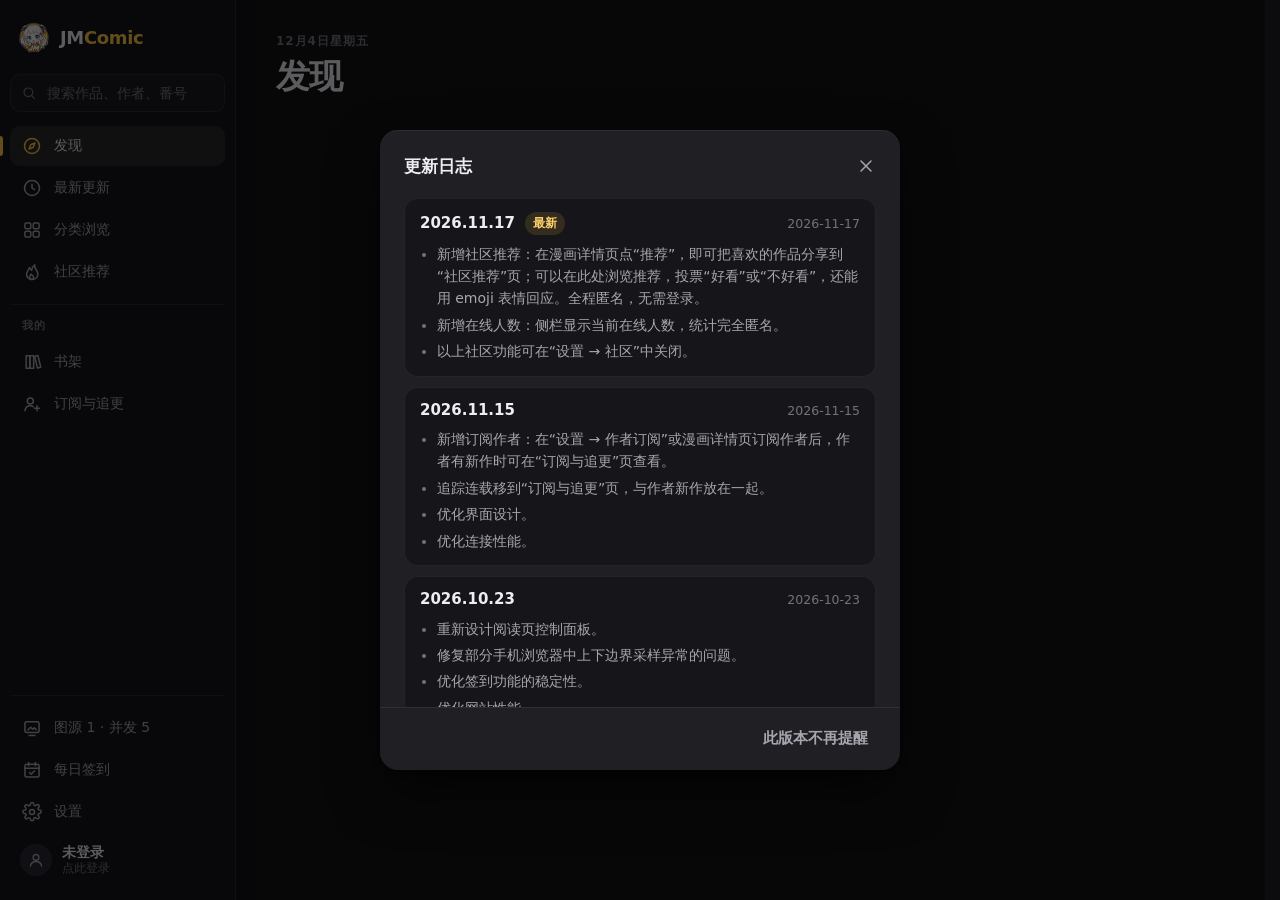
<file: index.html>
<!doctype html>
<html lang="zh-CN">
<head>
    <meta charset="utf-8" />
    <meta name="viewport" content="width=device-width, initial-scale=1, viewport-fit=cover" />
    <meta name="theme-color" content="#0c0c0e" media="(min-width: 1100px) and (min-height: 600px)" />
    <meta name="color-scheme" content="dark" />
    <meta name="apple-mobile-web-app-status-bar-style" content="black-translucent" />
    <link rel="icon" href="./image/logo-64.png" />
    <link rel="apple-touch-icon" href="./apple-touch-icon.png" />
    <title>发现 · JMComic</title>
    <link rel="stylesheet" href="./style/app.css" />
    <link rel="stylesheet" href="./style/home.css" />
</head>
<body data-page="index">
    <a class="skip-link" href="#main">跳到主要内容</a>
    <main class="app-main" id="main" tabindex="-1">
        <div class="page home">
            <header class="page-head">
                <div class="page-head-copy">
                    <span class="eyebrow" data-today></span>
                    <h1 class="page-title">发现</h1>
                </div>
            </header>

            <div class="home-layout">
                <section class="random" aria-labelledby="random-title" aria-busy="true">
                    <div class="random-backdrop" aria-hidden="true"><img alt="" /></div>
                    <div class="random-head">
                        <p class="random-kicker">
                            <span class="random-label">随机一本</span>
                            <span class="mono" data-random-id>JM ———</span>
                        </p>
                        <div class="random-pager">
                            <button class="icon-btn" type="button" data-random-prev aria-label="上一本（较早的随机结果）" disabled><svg viewBox="0 0 24 24" width="24" height="24" aria-hidden="true" fill="none" stroke="currentColor" stroke-width="1.8" stroke-linecap="round" stroke-linejoin="round"><path d="m15 6-6 6 6 6"/></svg></button>
                            <a class="random-history" href="./library?view=random" data-navigation="same-tab" title="查看随机历史"><span class="mono" data-random-position aria-live="polite">—</span></a>
                            <button class="icon-btn" type="button" data-random-next aria-label="下一本（较新的随机结果）" disabled><svg viewBox="0 0 24 24" width="24" height="24" aria-hidden="true" fill="none" stroke="currentColor" stroke-width="1.8" stroke-linecap="round" stroke-linejoin="round"><path d="m9 6 6 6-6 6"/></svg></button>
                        </div>
                    </div>
                    <a class="cover random-cover" data-random-cover aria-disabled="true"><img alt="" /></a>
                    <div class="random-copy">
                        <h2 class="random-title" id="random-title" data-random-title>正在寻找一本有效的作品…</h2>
                        <p class="random-author" data-random-author>&nbsp;</p>
                        <p class="random-status" data-random-status></p>
                    </div>
                    <dl class="random-stats">
                        <div><dt>章节</dt><dd class="num" data-random-chapters>—</dd></div>
                        <div><dt>页数</dt><dd class="num" data-random-pages>—</dd></div>
                        <div><dt>观看</dt><dd class="num" data-random-views>—</dd></div>
                        <div><dt>喜欢</dt><dd class="num" data-random-likes>—</dd></div>
                    </dl>
                    <div class="tag-list random-tags" data-random-tags></div>
                    <div class="random-actions">
                        <a class="btn btn-primary" data-random-open aria-disabled="true">查看详情</a>
                        <button class="btn btn-outline" type="button" data-random-trigger><svg viewBox="0 0 24 24" width="24" height="24" aria-hidden="true" fill="none" stroke="currentColor" stroke-width="1.8" stroke-linecap="round" stroke-linejoin="round"><path d="M16 4h4v4"/><path d="M4 20 20 4"/><path d="M20 16v4h-4"/><path d="m15 15 5 5"/><path d="M4 4l5 5"/></svg><span data-random-trigger-label>换一本</span></button>
                        <button class="btn btn-outline" type="button" data-random-later disabled><svg viewBox="0 0 24 24" width="24" height="24" aria-hidden="true" fill="none" stroke="currentColor" stroke-width="1.8" stroke-linecap="round" stroke-linejoin="round"><circle cx="12" cy="12" r="8.5"/><path d="M12 7.5V12l3 2"/></svg><span>稍后再看</span></button>
                    </div>
                </section>

                <div class="home-side" data-pending>
                    <section class="section continue later" aria-labelledby="later-title" hidden>
                        <div class="section-head">
                            <h2 class="section-title" id="later-title">稍后再看</h2>
                            <a class="section-link" href="./library?view=later" data-navigation="same-tab">全部</a>
                        </div>
                        <ol class="continue-list later-list"></ol>
                    </section>

                    <section class="section continue tracking" aria-labelledby="tracking-title" hidden>
                        <div class="section-head">
                            <h2 class="section-title" id="tracking-title">追踪连载</h2>
                            <a class="section-link" href="./subscriptions?view=tracking" data-navigation="same-tab">全部</a>
                        </div>
                        <ol class="continue-list"></ol>
                    </section>

                    <section class="section continue author-updates" aria-labelledby="author-updates-title" hidden>
                        <div class="section-head">
                            <h2 class="section-title" id="author-updates-title">作者新作</h2>
                            <a class="section-link" href="./subscriptions?view=authors" data-navigation="same-tab">全部</a>
                        </div>
                        <ol class="continue-list"></ol>
                    </section>

                    <section class="section continue reading" aria-labelledby="continue-title" hidden>
                        <div class="section-head">
                            <h2 class="section-title" id="continue-title">继续阅读</h2>
                            <a class="section-link" href="./library?view=history" data-navigation="same-tab">全部</a>
                        </div>
                        <ol class="continue-list"></ol>
                    </section>
                </div>


                <div class="shelves" aria-busy="true" aria-live="polite">
                    <div class="loading-row" role="status"><span class="spinner" aria-hidden="true"></span><span>正在整理今日书架</span></div>
                </div>
            </div>
        </div>
    </main>
    <script type="module" src="./src/pages/index.js"></script>
</body>
</html>
</file>
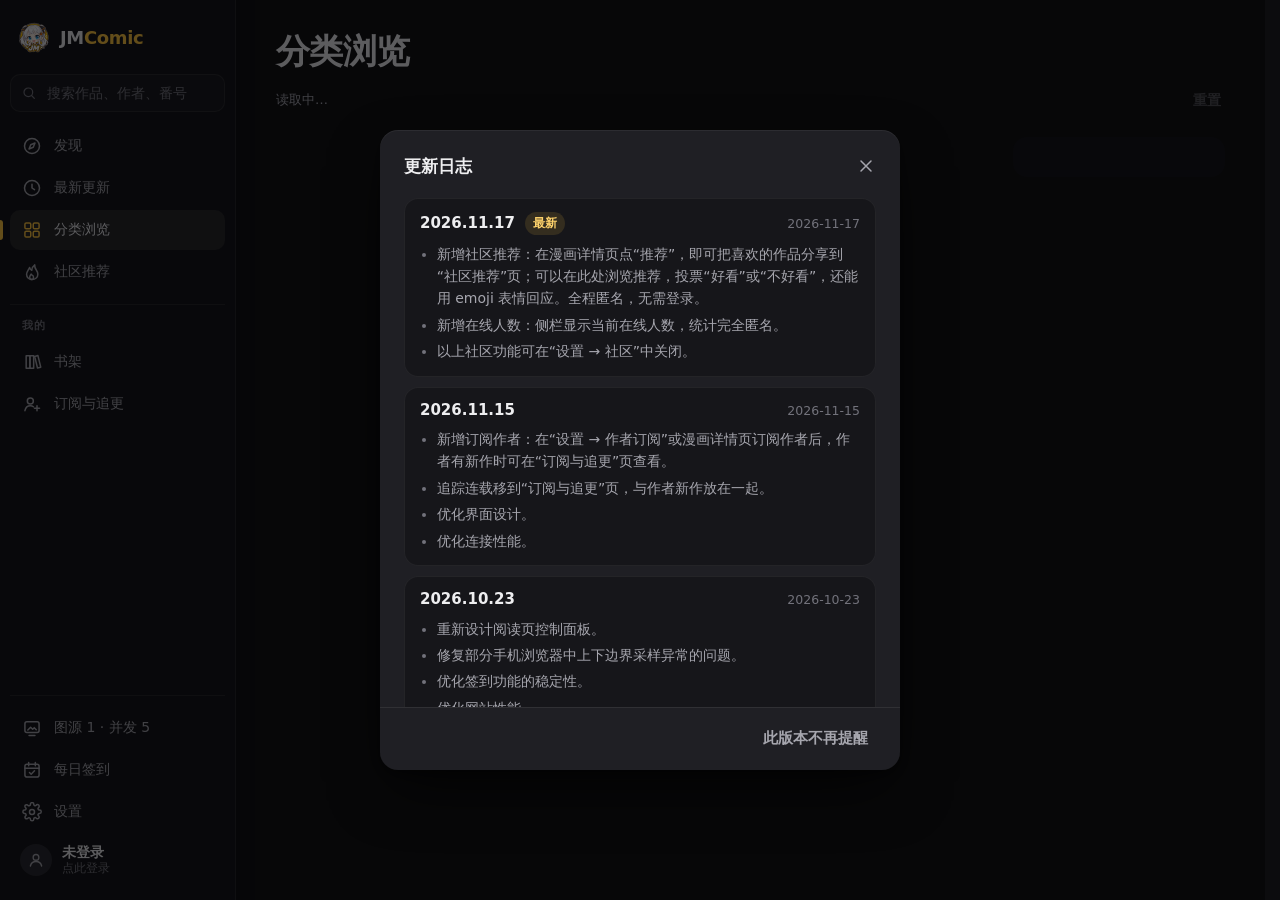
<file: categories.html>
<!doctype html>
<html lang="zh-CN">
<head>
    <meta charset="utf-8" />
    <meta name="viewport" content="width=device-width, initial-scale=1, viewport-fit=cover" />
    <meta name="theme-color" content="#0c0c0e" media="(min-width: 1100px) and (min-height: 600px)" />
    <meta name="color-scheme" content="dark" />
    <meta name="apple-mobile-web-app-status-bar-style" content="black-translucent" />
    <link rel="icon" href="./image/logo-64.png" />
    <link rel="apple-touch-icon" href="./apple-touch-icon.png" />
    <title>分类浏览 · JMComic</title>
    <link rel="stylesheet" href="./style/app.css" />
    <link rel="stylesheet" href="./style/listing.css" />
</head>
<body data-page="categories">
    <a class="skip-link" href="#main">跳到主要内容</a>
    <main class="app-main" id="main" tabindex="-1">
        <div class="page listing">
            <header class="page-head is-compact">
                <div class="page-head-copy">
                    <h1 class="page-title">分类浏览</h1>
                </div>
            </header>
            <div class="listing-layout">
                <div class="listing-bar list-toolbar">
                    <span class="toolbar-status listing-state" data-result-state role="status">读取中…</span>
                    <div class="listing-bar-actions toolbar-actions">
                        <button class="icon-btn filter-toggle" type="button" data-filter-toggle aria-haspopup="dialog" aria-label="筛选" title="筛选"><svg viewBox="0 0 24 24" width="24" height="24" aria-hidden="true" fill="none" stroke="currentColor" stroke-width="1.8" stroke-linecap="round" stroke-linejoin="round"><path d="M4 7h10M18 7h2M4 17h4M12 17h8"/><circle cx="16" cy="7" r="2"/><circle cx="10" cy="17" r="2"/></svg><b class="badge" data-filter-count hidden>0</b></button>
                        <button class="btn btn-ghost btn-sm" type="button" data-filter-reset disabled>重置</button>
                    </div>
                </div>
                <aside class="filter-panel" aria-label="筛选条件"></aside>
                <div class="listing-results">
                    <div class="comic-grid" data-results></div>
                    <div class="feed-footer" data-feed></div>
                </div>
            </div>
        </div>
    </main>
    <script type="module" src="./src/pages/categories.js"></script>
</body>
</html>
</file>
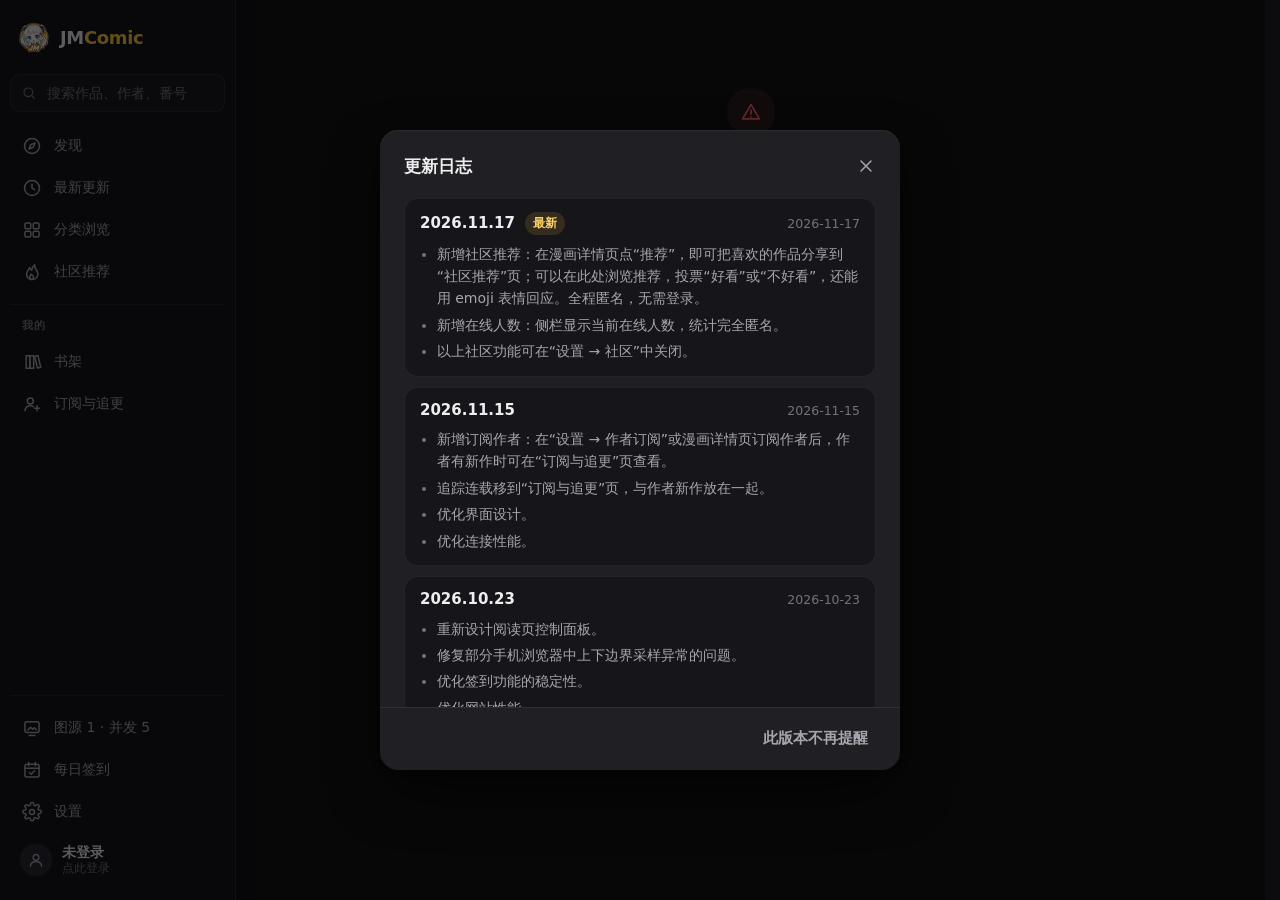
<file: chapter.html>
<!doctype html>
<html lang="zh-CN">
<head>
    <meta charset="utf-8" />
    <meta name="viewport" content="width=device-width, initial-scale=1, viewport-fit=cover" />
    <meta name="theme-color" content="#0c0c0e" media="(min-width: 1100px) and (min-height: 600px)" />
    <meta name="color-scheme" content="dark" />
    <link rel="icon" href="./image/logo-64.png" />
    <title>作品详情 · JMComic</title>
    <link rel="stylesheet" href="./style/app.css" />
    <link rel="stylesheet" href="./style/workspace.css" />
</head>
<body data-page="chapter" class="">
    <a class="skip-link" href="#main">跳到主要内容</a>
    <main class="app-main" id="main" tabindex="-1"><div class="page chapter-page"><div class="detail-content"><div class="loading-row" role="status"><span class="spinner" aria-hidden="true"></span>正在读取作品…</div></div></div></main>
    <script type="module" src="./src/pages/chapter.js"></script>
</body>
</html>
</file>
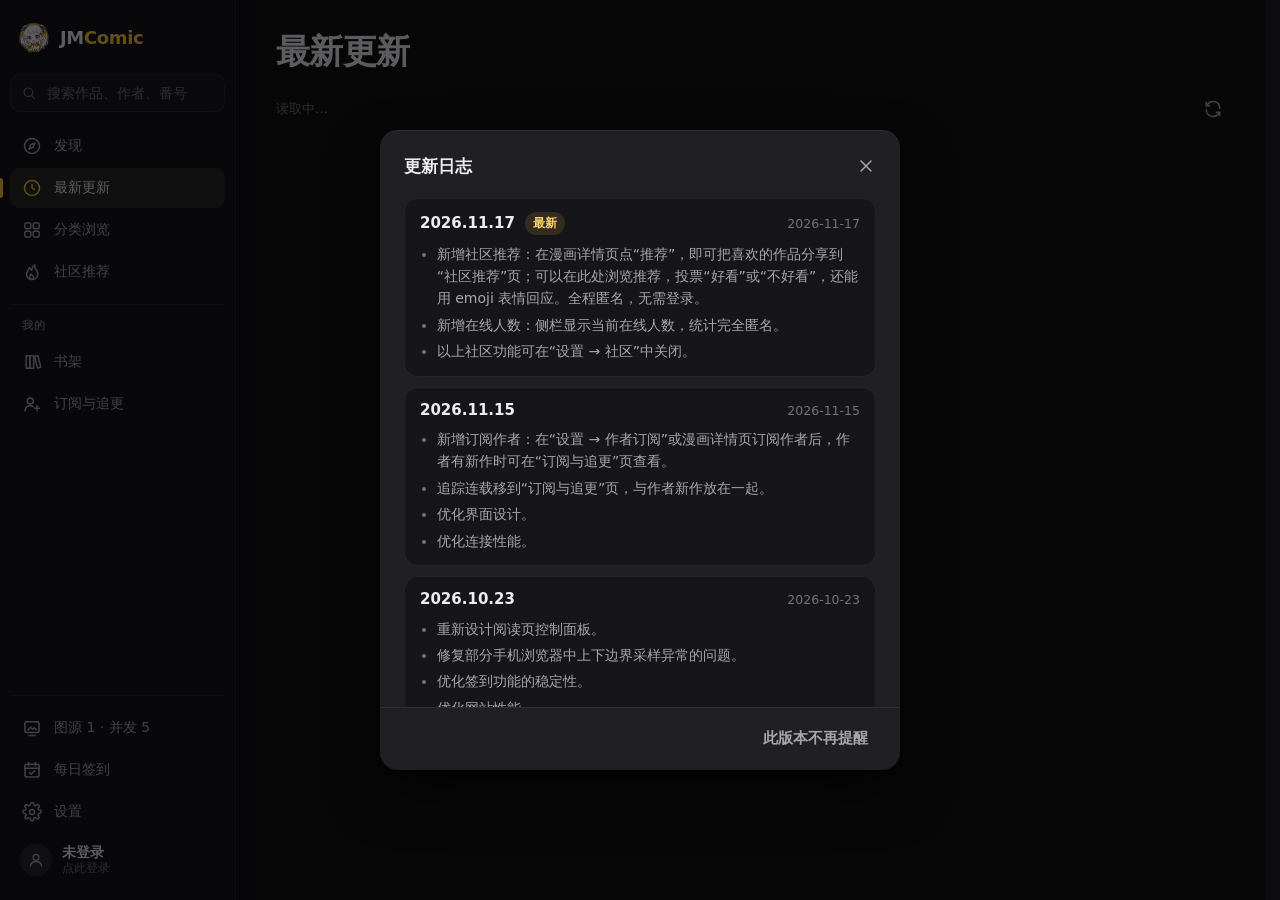
<file: latest.html>
<!doctype html>
<html lang="zh-CN">
<head>
    <meta charset="utf-8" />
    <meta name="viewport" content="width=device-width, initial-scale=1, viewport-fit=cover" />
    <meta name="theme-color" content="#0c0c0e" media="(min-width: 1100px) and (min-height: 600px)" />
    <meta name="color-scheme" content="dark" />
    <meta name="apple-mobile-web-app-status-bar-style" content="black-translucent" />
    <link rel="icon" href="./image/logo-64.png" />
    <link rel="apple-touch-icon" href="./apple-touch-icon.png" />
    <title>最新更新 · JMComic</title>
    <link rel="stylesheet" href="./style/app.css" />
    <link rel="stylesheet" href="./style/listing.css" />
</head>
<body data-page="latest">
    <a class="skip-link" href="#main">跳到主要内容</a>
    <main class="app-main" id="main" tabindex="-1">
        <div class="page listing">
            <header class="page-head is-compact"><h1 class="page-title">最新更新</h1></header>
            <div class="list-toolbar">
                <span class="toolbar-status" data-result-state role="status">读取中…</span>
                <div class="toolbar-actions"><button class="icon-btn" type="button" data-refresh aria-label="刷新" title="刷新"><svg viewBox="0 0 24 24" width="24" height="24" aria-hidden="true" fill="none" stroke="currentColor" stroke-width="1.8" stroke-linecap="round" stroke-linejoin="round"><path d="M20 11a8 8 0 0 0-14.7-4.4L4 8"/><path d="M4 4v4h4"/><path d="M4 13a8 8 0 0 0 14.7 4.4L20 16"/><path d="M20 20v-4h-4"/></svg></button></div>
            </div>
            <div class="comic-grid" data-results></div>
            <div class="feed-footer" data-feed></div>
        </div>
    </main>
    <script type="module" src="./src/pages/latest.js"></script>
</body>
</html>
</file>
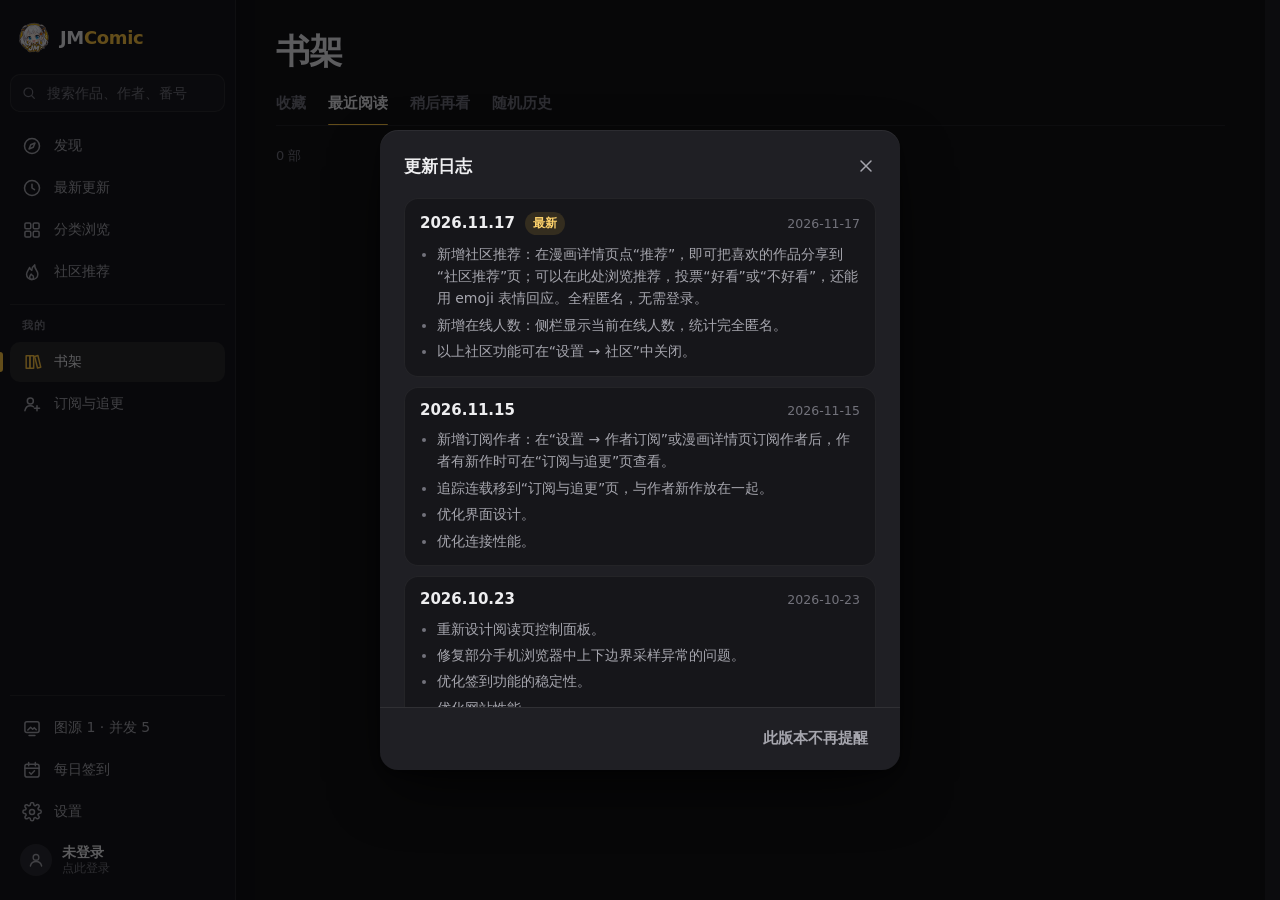
<file: library.html>
<!doctype html>
<html lang="zh-CN">
<head>
    <meta charset="utf-8" />
    <meta name="viewport" content="width=device-width, initial-scale=1, viewport-fit=cover" />
    <meta name="theme-color" content="#0c0c0e" media="(min-width: 1100px) and (min-height: 600px)" />
    <meta name="color-scheme" content="dark" />
    <link rel="icon" href="./image/logo-64.png" />
    <title>书架 · JMComic</title>
    <link rel="stylesheet" href="./style/app.css" />
    <link rel="stylesheet" href="./style/workspace.css" />
</head>
<body data-page="library" class="">
    <a class="skip-link" href="#main">跳到主要内容</a>
    <main class="app-main" id="main" tabindex="-1"><div class="page library-page">
        <header class="page-head is-compact"><h1 class="page-title">书架</h1></header>
        <nav class="view-tabs library-tabs" aria-label="书架视图"><button type="button" data-view="favorites">收藏</button><button type="button" data-view="history">最近阅读</button><button type="button" data-view="later">稍后再看</button><button type="button" data-view="random">随机历史</button></nav>
        <div class="list-toolbar">
            <span class="toolbar-status library-notice" role="status"></span>
            <div class="toolbar-actions"></div>
        </div>
        <div class="comic-grid library-grid"></div>
    </div></main>
    <script type="module" src="./src/pages/library.js"></script>
</body>
</html>
</file>
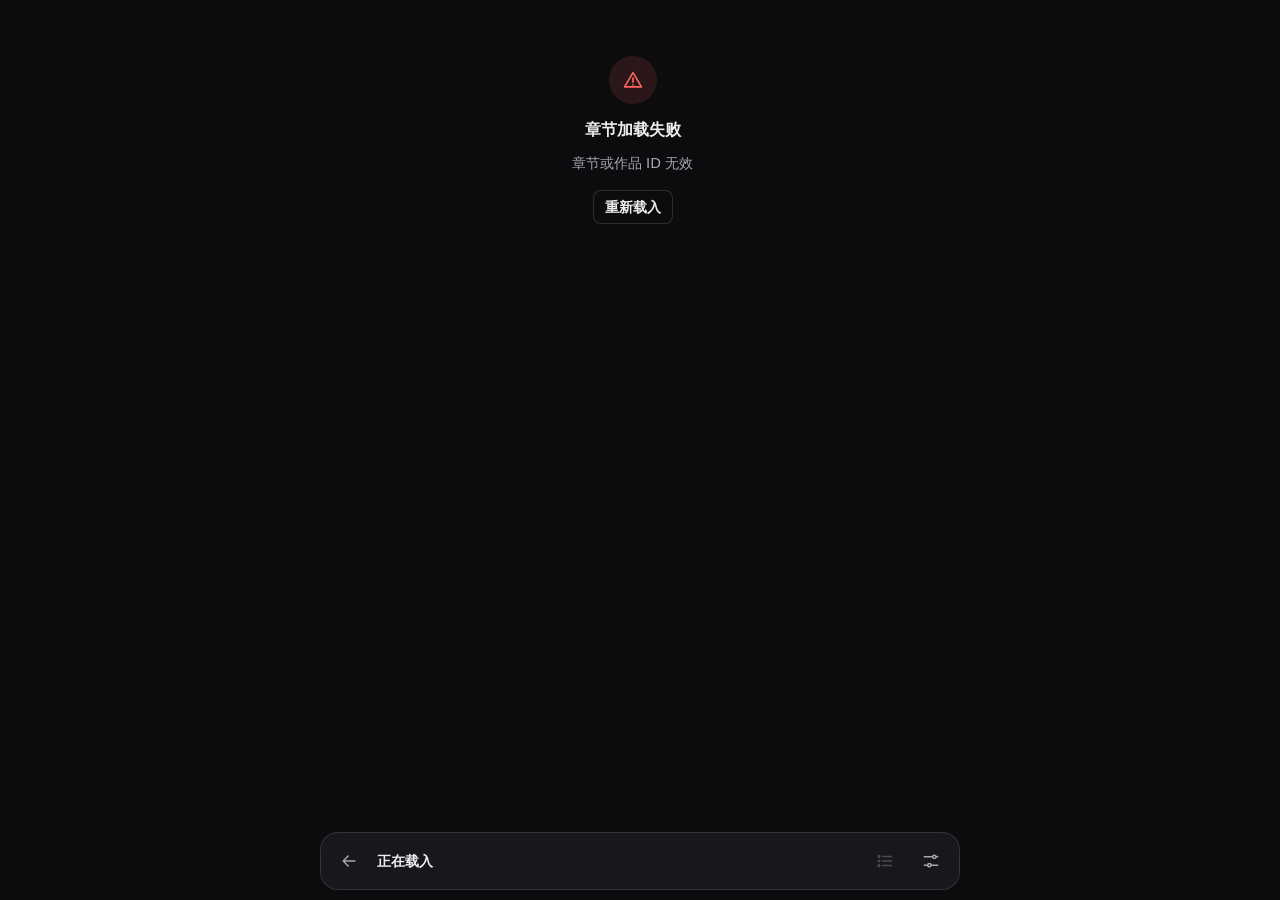
<file: reader.html>
<!doctype html>
<html lang="zh-CN">
<head>
    <meta charset="utf-8" />
    <meta name="viewport" content="width=device-width, initial-scale=1, viewport-fit=cover" />
    <meta name="theme-color" content="#0c0c0e" media="(min-width: 1100px) and (min-height: 600px)" />
    <meta name="color-scheme" content="dark" />
    <link rel="icon" href="./image/logo-64.png" />
    <title>阅读 · JMComic</title>
    <!-- Dark before the stylesheets arrive, so changing chapter never flashes white. -->
    <style>html, body { background: #0c0c0e; }</style>
    <link rel="stylesheet" href="./style/app.css" />
    <link rel="stylesheet" href="./style/workspace.css" />
    <link rel="stylesheet" href="./style/reader.css" />
</head>
<body data-page="reader" class="reader-body">
    <a class="skip-link" href="#main">跳到主要内容</a>
    <main class="app-main" id="main" tabindex="-1"><div class="page reader-page">
<div class="reader-loading loading-row" role="status"><span class="spinner" aria-hidden="true"></span>正在打开章节…</div>
<div class="reader-images" tabindex="0" aria-label="漫画正文，点击或按空格显示、隐藏阅读工具"></div>
<nav class="reader-tools" aria-label="阅读工具" data-navigation-scope="same-tab">
<header class="reader-heading"><a class="icon-btn" href="./" data-reader-back aria-label="返回作品详情"><svg viewBox="0 0 24 24" fill="none" stroke="currentColor" stroke-width="1.8" stroke-linecap="round" stroke-linejoin="round" width="24" height="24" aria-hidden="true"><path d="M19 12H5m6-6-6 6 6 6"/></svg></a><div class="reader-heading-copy"><h1 class="reader-title">正在载入</h1><p class="reader-subtitle"></p></div><button class="icon-btn" type="button" data-reader-chapters aria-haspopup="dialog" aria-label="章节目录" title="章节目录" disabled><svg viewBox="0 0 24 24" fill="none" stroke="currentColor" stroke-width="1.8" stroke-linecap="round" stroke-linejoin="round" width="24" height="24" aria-hidden="true"><path d="M9 6.5h11M9 12h11M9 17.5h11"/><circle cx="4.8" cy="6.5" r="1"/><circle cx="4.8" cy="12" r="1"/><circle cx="4.8" cy="17.5" r="1"/></svg></button><button class="icon-btn" type="button" data-reader-settings aria-haspopup="dialog" aria-label="图片线路与加载" title="图片线路与加载"><svg viewBox="0 0 24 24" fill="none" stroke="currentColor" stroke-width="1.8" stroke-linecap="round" stroke-linejoin="round" width="24" height="24" aria-hidden="true"><path d="M4 7h10m4 0h2M4 17h4m4 0h8"/><circle cx="16" cy="7" r="2"/><circle cx="10" cy="17" r="2"/></svg></button></header>
<div class="reader-scrubber" hidden>
<a class="icon-btn" data-reader-prev aria-disabled="true" aria-label="上一章" title="上一章"><svg viewBox="0 0 24 24" fill="none" stroke="currentColor" stroke-width="1.8" stroke-linecap="round" stroke-linejoin="round" width="24" height="24" aria-hidden="true"><path d="M6 5.5v13"/><path d="m18 6-8.5 6 8.5 6z"/></svg></a>
<button class="reader-position" type="button" data-reader-progress aria-haspopup="dialog"><b data-page-current>1</b><i>/</i><span data-page-total>—</span></button>
<input class="reader-slider" type="range" min="1" max="1" step="1" value="1" data-reader-slider aria-label="拖动跳转页面" />
<a class="icon-btn" data-reader-next aria-disabled="true" aria-label="下一章" title="下一章"><svg viewBox="0 0 24 24" fill="none" stroke="currentColor" stroke-width="1.8" stroke-linecap="round" stroke-linejoin="round" width="24" height="24" aria-hidden="true"><path d="M18 5.5v13"/><path d="m6 6 8.5 6L6 18z"/></svg></a></div></nav>

<div class="reader-afterword" hidden><section class="reader-end"><p class="eyebrow">本话结束</p><h2 class="reader-end-title"></h2><div class="page-actions" data-navigation-scope="same-tab"><a class="btn btn-outline" data-reader-prev>上一章</a><a class="btn btn-primary" data-reader-next>下一章</a></div><div class="page-actions reader-later" hidden><button class="btn btn-outline" type="button" data-reader-later-remove>从稍后再看移除</button></div></section><section class="section reader-comments"></section></div></div></main>
    <script type="module" src="./src/pages/reader.js"></script>
</body>
</html>
</file>
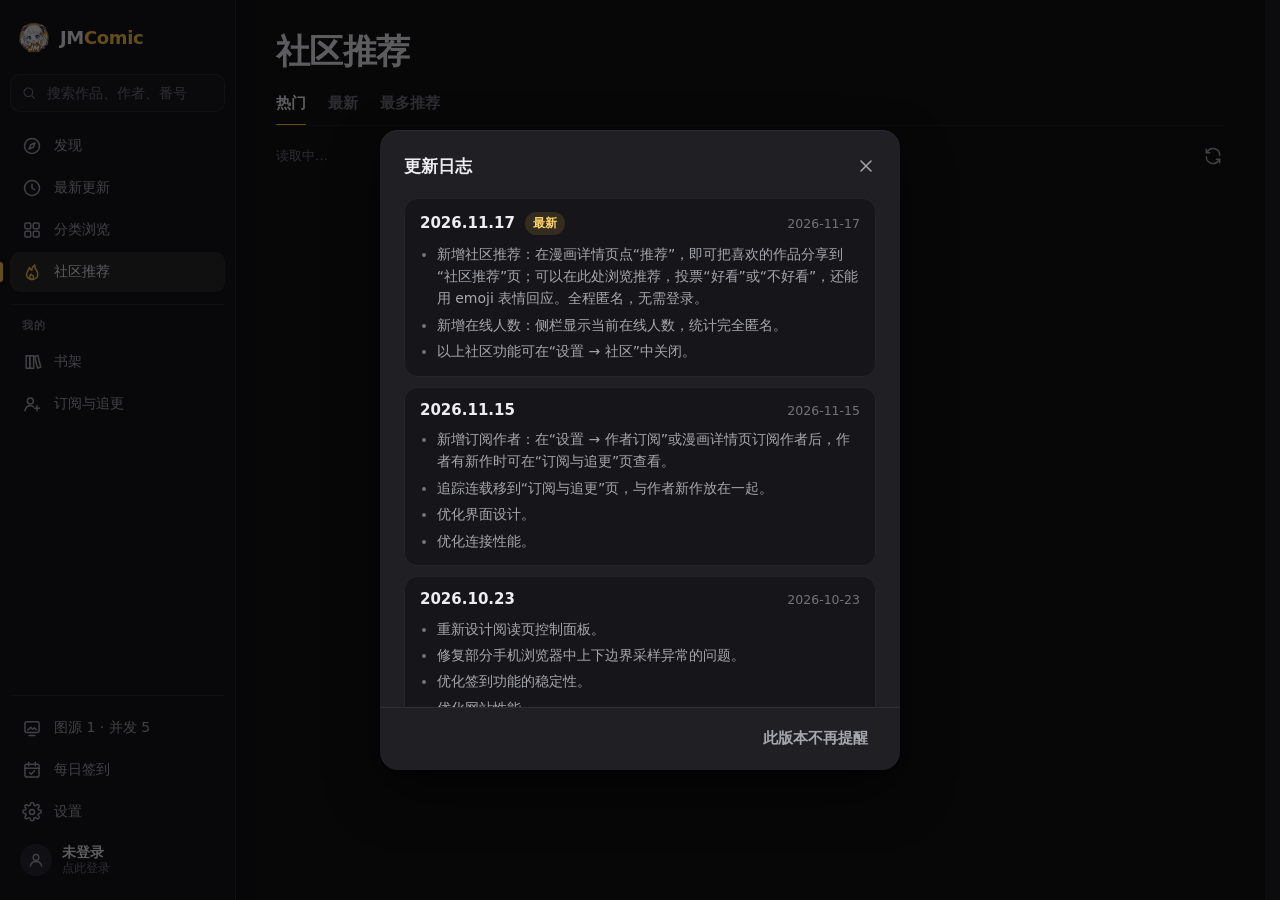
<file: recommend.html>
<!doctype html>
<html lang="zh-CN">
<head>
    <meta charset="utf-8" />
    <meta name="viewport" content="width=device-width, initial-scale=1, viewport-fit=cover" />
    <meta name="theme-color" content="#0c0c0e" media="(min-width: 1100px) and (min-height: 600px)" />
    <meta name="color-scheme" content="dark" />
    <meta name="apple-mobile-web-app-status-bar-style" content="black-translucent" />
    <link rel="icon" href="./image/logo-64.png" />
    <link rel="apple-touch-icon" href="./apple-touch-icon.png" />
    <title>社区推荐 · JMComic</title>
    <link rel="stylesheet" href="./style/app.css" />
    <link rel="stylesheet" href="./style/listing.css" />
</head>
<body data-page="recommend">
    <a class="skip-link" href="#main">跳到主要内容</a>
    <main class="app-main" id="main" tabindex="-1">
        <div class="page listing recommend-page">
            <header class="page-head is-compact"><h1 class="page-title">社区推荐</h1></header>
            <nav class="view-tabs" aria-label="排序"><button type="button" data-sort="hot">热门</button><button type="button" data-sort="new">最新</button><button type="button" data-sort="top">最多推荐</button></nav>
            <div class="list-toolbar">
                <span class="toolbar-status" data-result-state role="status">读取中…</span>
                <div class="toolbar-actions"><button class="icon-btn" type="button" data-refresh aria-label="刷新" title="刷新"><svg viewBox="0 0 24 24" width="24" height="24" aria-hidden="true" fill="none" stroke="currentColor" stroke-width="1.8" stroke-linecap="round" stroke-linejoin="round"><path d="M20 11a8 8 0 0 0-14.7-4.4L4 8"/><path d="M4 4v4h4"/><path d="M4 13a8 8 0 0 0 14.7 4.4L20 16"/><path d="M20 20v-4h-4"/></svg></button></div>
            </div>
            <div class="comic-grid" data-results></div>
            <div class="feed-footer" data-feed></div>
        </div>
    </main>
    <script type="module" src="./src/pages/recommend.js"></script>
</body>
</html>
</file>
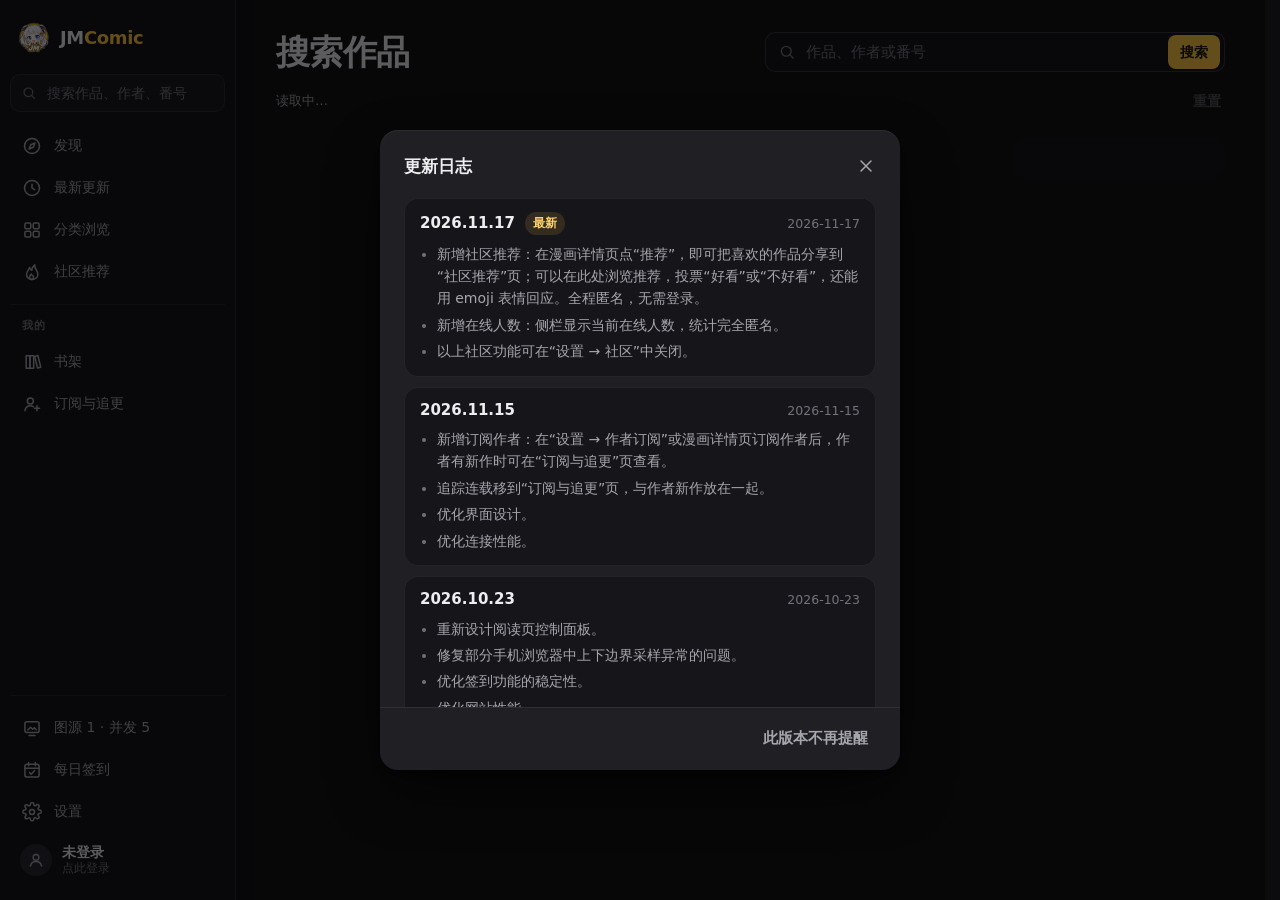
<file: search.html>
<!doctype html>
<html lang="zh-CN">
<head>
    <meta charset="utf-8" />
    <meta name="viewport" content="width=device-width, initial-scale=1, viewport-fit=cover" />
    <meta name="theme-color" content="#0c0c0e" media="(min-width: 1100px) and (min-height: 600px)" />
    <meta name="color-scheme" content="dark" />
    <meta name="apple-mobile-web-app-status-bar-style" content="black-translucent" />
    <link rel="icon" href="./image/logo-64.png" />
    <link rel="apple-touch-icon" href="./apple-touch-icon.png" />
    <title>搜索 · JMComic</title>
    <link rel="stylesheet" href="./style/app.css" />
    <link rel="stylesheet" href="./style/listing.css" />
</head>
<body data-page="search">
    <a class="skip-link" href="#main">跳到主要内容</a>
    <main class="app-main" id="main" tabindex="-1">
        <div class="page listing">
            <header class="page-head listing-head is-compact">
                <div class="page-head-copy">
                    <h1 class="page-title" data-query-title>搜索结果</h1>
                </div>
                <form class="search-form listing-search" role="search">
                    <svg class="search-icon" viewBox="0 0 24 24" width="24" height="24" aria-hidden="true" fill="none" stroke="currentColor" stroke-width="1.8" stroke-linecap="round" stroke-linejoin="round"><circle cx="11" cy="11" r="6.5"/><path d="m20 20-4.2-4.2"/></svg>
                    <input class="input" type="search" name="q" enterkeyhint="search" autocomplete="off" placeholder="作品、作者或番号" aria-label="修改搜索关键词" />
                    <button class="btn btn-primary btn-sm search-submit" type="submit">搜索</button>
                </form>
            </header>
            <div class="listing-layout">
                <div class="listing-bar list-toolbar">
                    <span class="toolbar-status listing-state" data-result-state role="status">读取中…</span>
                    <div class="listing-bar-actions toolbar-actions">
                        <button class="icon-btn filter-toggle" type="button" data-filter-toggle aria-haspopup="dialog" aria-label="筛选" title="筛选"><svg viewBox="0 0 24 24" width="24" height="24" aria-hidden="true" fill="none" stroke="currentColor" stroke-width="1.8" stroke-linecap="round" stroke-linejoin="round"><path d="M4 7h10M18 7h2M4 17h4M12 17h8"/><circle cx="16" cy="7" r="2"/><circle cx="10" cy="17" r="2"/></svg><b class="badge" data-filter-count hidden>0</b></button>
                        <button class="btn btn-ghost btn-sm" type="button" data-filter-reset disabled>重置</button>
                    </div>
                </div>
                <aside class="filter-panel" aria-label="筛选条件"></aside>
                <div class="listing-results">
                    <div class="comic-grid" data-results></div>
                    <div class="feed-footer" data-feed></div>
                </div>
            </div>
        </div>
    </main>
    <script type="module" src="./src/pages/search.js"></script>
</body>
</html>
</file>
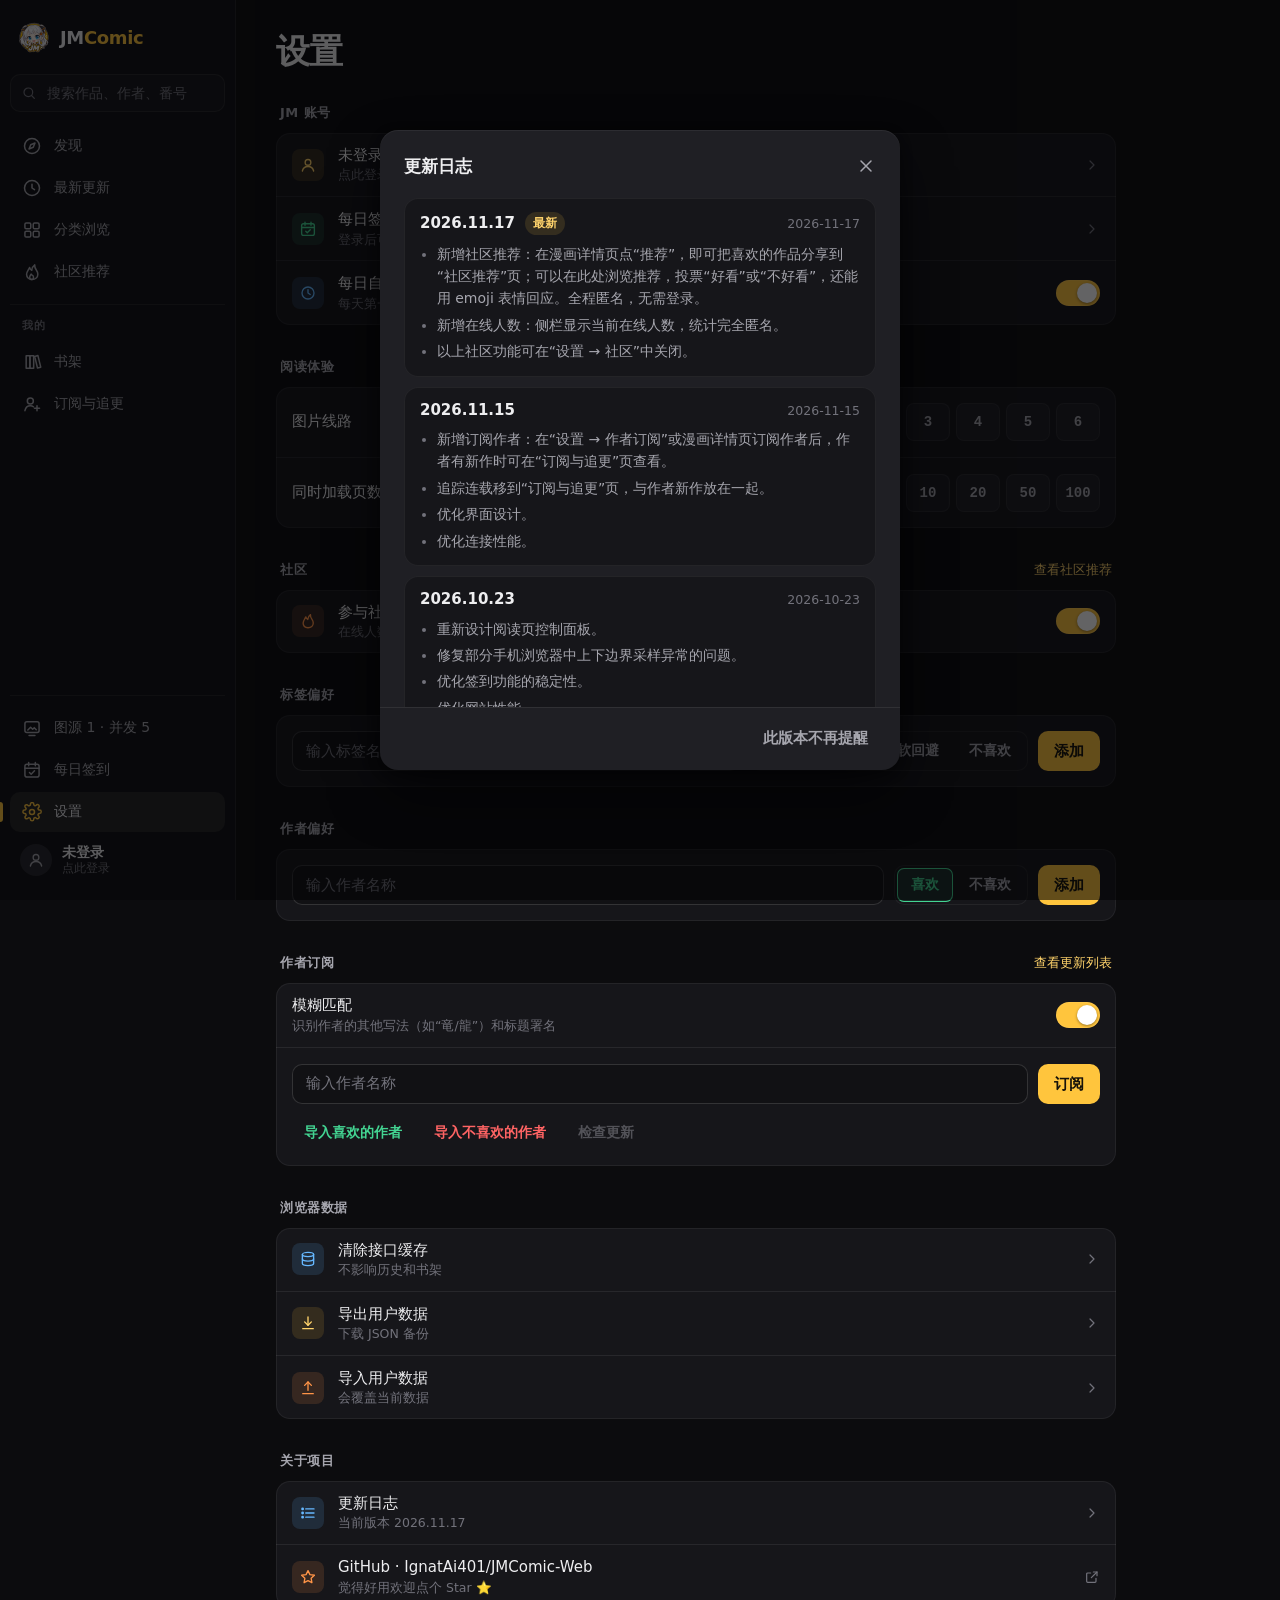
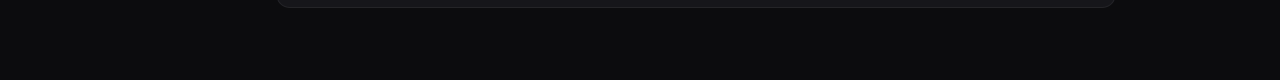
<file: setting.html>
<!doctype html>
<html lang="zh-CN">
<head>
    <meta charset="utf-8" />
    <meta name="viewport" content="width=device-width, initial-scale=1, viewport-fit=cover" />
    <meta name="theme-color" content="#0c0c0e" media="(min-width: 1100px) and (min-height: 600px)" />
    <meta name="color-scheme" content="dark" />
    <link rel="icon" href="./image/logo-64.png" />
    <title>设置 · JMComic</title>
    <link rel="stylesheet" href="./style/app.css" />
    <link rel="stylesheet" href="./style/workspace.css" />
</head>
<body data-page="setting" class="">
    <a class="skip-link" href="#main">跳到主要内容</a>
    <main class="app-main" id="main" tabindex="-1"><div class="page setting-page">
        <header class="page-head"><div class="page-head-copy"><h1 class="page-title">设置</h1></div></header>
        <div class="settings-stack">
            <section class="settings-section" aria-labelledby="settings-account-title">
                <div class="settings-section-head"><h2 class="settings-section-title" id="settings-account-title">JM 账号</h2></div>
                <div class="group">
                <button class="group-row" type="button" data-open-account><span class="settings-icon" data-tone="accent"><svg viewBox="0 0 24 24" width="24" height="24" aria-hidden="true" fill="none" stroke="currentColor" stroke-width="1.8" stroke-linecap="round" stroke-linejoin="round"><circle cx="12" cy="8.5" r="3.8"/><path d="M4.5 20c.9-3.9 3.6-6 7.5-6s6.6 2.1 7.5 6"/></svg></span><span class="group-row-copy"><strong data-account-name>未登录</strong><small data-account-hint>点此登录</small></span><svg class="chevron" viewBox="0 0 24 24" width="24" height="24" aria-hidden="true" fill="none" stroke="currentColor" stroke-width="1.8" stroke-linecap="round" stroke-linejoin="round"><path d="m9 6 6 6-6 6"/></svg></button>
                <button class="group-row" type="button" data-checkin><span class="settings-icon" data-tone="success"><svg viewBox="0 0 24 24" width="24" height="24" aria-hidden="true" fill="none" stroke="currentColor" stroke-width="1.8" stroke-linecap="round" stroke-linejoin="round"><rect x="3.5" y="5" width="17" height="15.5" rx="2.5"/><path d="M8 3v4M16 3v4M3.5 10h17"/><path d="m9 15 2 2 4-4"/></svg></span><span class="group-row-copy"><strong data-checkin-label>每日签到</strong><small data-checkin-state>登录后可签到</small></span><svg class="chevron" viewBox="0 0 24 24" width="24" height="24" aria-hidden="true" fill="none" stroke="currentColor" stroke-width="1.8" stroke-linecap="round" stroke-linejoin="round"><path d="m9 6 6 6-6 6"/></svg></button>
                <label class="group-row switch settings-switch-row"><span class="settings-icon" data-tone="info"><svg viewBox="0 0 24 24" width="24" height="24" aria-hidden="true" fill="none" stroke="currentColor" stroke-width="1.8" stroke-linecap="round" stroke-linejoin="round"><circle cx="12" cy="12" r="8"/><path d="M12 7.5V12l3 2"/></svg></span><span class="group-row-copy"><strong>每日自动签到</strong><small>每天第一次打开网站时自动签到</small></span><input type="checkbox" data-auto-checkin aria-label="每日自动签到" /></label>
                </div>
            </section>
            <section class="settings-section" aria-labelledby="settings-reading-title">
                <div class="settings-section-head"><h2 class="settings-section-title" id="settings-reading-title">阅读体验</h2></div>
                <div class="group settings-reading" id="settings-reading"></div>
            </section>
            <section class="settings-section" aria-labelledby="settings-community-title">
                <div class="settings-section-head"><h2 class="settings-section-title" id="settings-community-title">社区</h2><a class="settings-section-link" href="./recommend" data-navigation="same-tab">查看社区推荐</a></div>
                <div class="group">
                <label class="group-row switch settings-switch-row"><span class="settings-icon" data-tone="warning"><svg viewBox="0 0 24 24" width="24" height="24" aria-hidden="true" fill="none" stroke="currentColor" stroke-width="1.8" stroke-linecap="round" stroke-linejoin="round"><path d="M12 21c-3.9 0-6.5-2.6-6.5-6.2 0-3.3 2.4-5.4 3.6-8.3.5 1.8 1.6 2.9 2.6 3.5.3-2.6 1.5-5 3.6-6.5-.3 2.6.6 4.6 2 6.4 1 1.3 1.7 2.8 1.7 4.9 0 3.6-2.9 6.2-7 6.2z"/></svg></span><span class="group-row-copy"><strong>参与社区功能</strong><small>在线人数和社区推荐；只发送一个随机匿名 ID，不发送账号</small></span><input type="checkbox" data-community-enabled aria-label="参与社区功能" /></label>
                </div>
            </section>
            <section class="settings-section" aria-labelledby="settings-tag-title">
                <div class="settings-section-head"><h2 class="settings-section-title" id="settings-tag-title">标签偏好</h2></div>
                <div class="group preference-card" id="settings-tag-preferences"></div>
            </section>
            <section class="settings-section" aria-labelledby="settings-author-title">
                <div class="settings-section-head"><h2 class="settings-section-title" id="settings-author-title">作者偏好</h2></div>
                <div class="group preference-card" id="settings-author-preferences"></div>
            </section>
            <section class="settings-section" aria-labelledby="settings-subscriptions-title" id="settings-subscriptions">
                <div class="settings-section-head"><h2 class="settings-section-title" id="settings-subscriptions-title">作者订阅</h2><a class="settings-section-link" href="./subscriptions" data-navigation="same-tab">查看更新列表</a></div>
                <div class="group preference-card" id="settings-subscription-list"></div>
            </section>
            <section class="settings-section" aria-labelledby="settings-data-title">
                <div class="settings-section-head"><h2 class="settings-section-title" id="settings-data-title">浏览器数据</h2></div>
                <div class="group">
                <button class="group-row" type="button" data-clear-cache><span class="settings-icon" data-tone="info"><svg viewBox="0 0 24 24" width="24" height="24" aria-hidden="true" fill="none" stroke="currentColor" stroke-width="1.8" stroke-linecap="round" stroke-linejoin="round"><ellipse cx="12" cy="6" rx="7.5" ry="2.8"/><path d="M4.5 6v12c0 1.5 3.4 2.8 7.5 2.8s7.5-1.3 7.5-2.8V6"/><path d="M4.5 12c0 1.5 3.4 2.8 7.5 2.8s7.5-1.3 7.5-2.8"/></svg></span><span class="group-row-copy"><strong>清除接口缓存</strong><small data-cache-hint>不影响历史和书架</small></span><svg class="chevron" viewBox="0 0 24 24" width="24" height="24" aria-hidden="true" fill="none" stroke="currentColor" stroke-width="1.8" stroke-linecap="round" stroke-linejoin="round"><path d="m9 6 6 6-6 6"/></svg></button>
                <button class="group-row" type="button" data-export-data><span class="settings-icon" data-tone="accent"><svg viewBox="0 0 24 24" width="24" height="24" aria-hidden="true" fill="none" stroke="currentColor" stroke-width="1.8" stroke-linecap="round" stroke-linejoin="round"><path d="M12 4v11"/><path d="m7.5 10.5 4.5 4.5 4.5-4.5"/><path d="M5 19.5h14"/></svg></span><span class="group-row-copy"><strong>导出用户数据</strong><small>下载 JSON 备份</small></span><svg class="chevron" viewBox="0 0 24 24" width="24" height="24" aria-hidden="true" fill="none" stroke="currentColor" stroke-width="1.8" stroke-linecap="round" stroke-linejoin="round"><path d="m9 6 6 6-6 6"/></svg></button>
                <button class="group-row" type="button" data-import-data><span class="settings-icon" data-tone="warning"><svg viewBox="0 0 24 24" width="24" height="24" aria-hidden="true" fill="none" stroke="currentColor" stroke-width="1.8" stroke-linecap="round" stroke-linejoin="round"><path d="M12 15V4"/><path d="m7.5 8.5 4.5-4.5 4.5 4.5"/><path d="M5 19.5h14"/></svg></span><span class="group-row-copy"><strong>导入用户数据</strong><small>会覆盖当前数据</small></span><svg class="chevron" viewBox="0 0 24 24" width="24" height="24" aria-hidden="true" fill="none" stroke="currentColor" stroke-width="1.8" stroke-linecap="round" stroke-linejoin="round"><path d="m9 6 6 6-6 6"/></svg></button>
                <input class="visually-hidden" type="file" accept="application/json,.json" tabindex="-1" aria-hidden="true" data-import-file />
                </div>
            </section>
            <section class="settings-section" aria-labelledby="settings-about-title">
                <div class="settings-section-head"><h2 class="settings-section-title" id="settings-about-title">关于项目</h2></div>
                <div class="group">
                <button class="group-row" type="button" data-open-changelog><span class="settings-icon" data-tone="info"><svg viewBox="0 0 24 24" width="24" height="24" aria-hidden="true" fill="none" stroke="currentColor" stroke-width="1.8" stroke-linecap="round" stroke-linejoin="round"><path d="M9 6.5h11M9 12h11M9 17.5h11"/><circle cx="4.8" cy="6.5" r="1"/><circle cx="4.8" cy="12" r="1"/><circle cx="4.8" cy="17.5" r="1"/></svg></span><span class="group-row-copy"><strong>更新日志</strong><small data-changelog-version>查看每次更新的内容</small></span><svg class="chevron" viewBox="0 0 24 24" width="24" height="24" aria-hidden="true" fill="none" stroke="currentColor" stroke-width="1.8" stroke-linecap="round" stroke-linejoin="round"><path d="m9 6 6 6-6 6"/></svg></button>
                <a class="group-row" href="https://github.com/IgnatAi401/JMComic-Web" target="_blank" rel="noopener noreferrer"><span class="settings-icon" data-tone="warning"><svg viewBox="0 0 24 24" width="24" height="24" aria-hidden="true" fill="none" stroke="currentColor" stroke-width="1.8" stroke-linecap="round" stroke-linejoin="round"><path d="m12 3.5 2.6 5.3 5.9.9-4.3 4.1 1 5.8-5.2-2.7-5.2 2.7 1-5.8-4.3-4.1 5.9-.9z"/></svg></span><span class="group-row-copy"><strong>GitHub · IgnatAi401/JMComic-Web</strong><small>觉得好用欢迎点个 Star ⭐</small></span><svg class="chevron" viewBox="0 0 24 24" width="24" height="24" aria-hidden="true" fill="none" stroke="currentColor" stroke-width="1.8" stroke-linecap="round" stroke-linejoin="round"><path d="M14 4.5h5.5V10"/><path d="M19.5 4.5 11 13"/><path d="M18 14v4.5a1.5 1.5 0 0 1-1.5 1.5h-11A1.5 1.5 0 0 1 4 18.5v-11A1.5 1.5 0 0 1 5.5 6H10"/></svg></a>
                </div>
            </section>
        </div>
    </div></main>
    <script type="module" src="./src/pages/setting.js"></script>
</body>
</html>
</file>
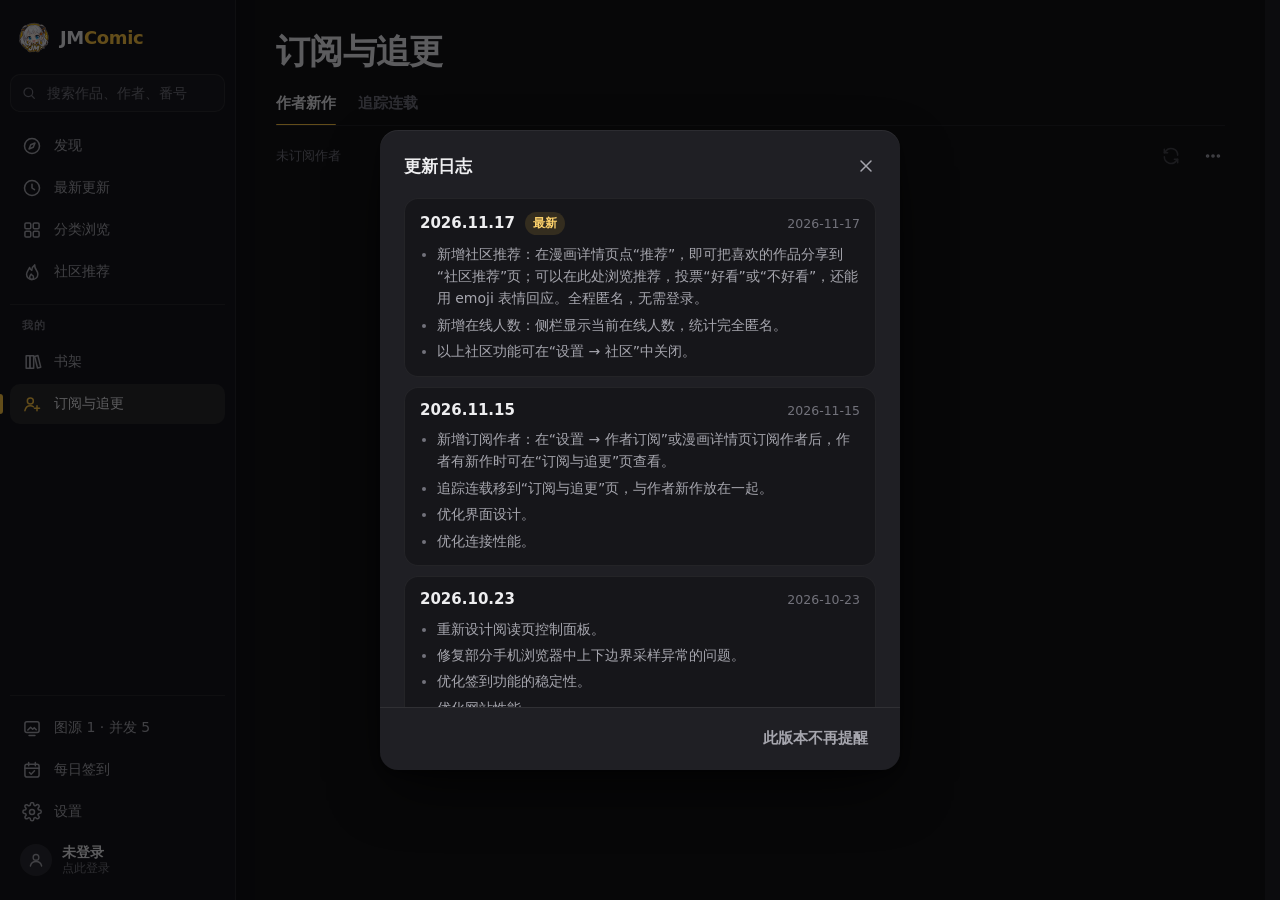
<file: subscriptions.html>
<!doctype html>
<html lang="zh-CN">
<head>
    <meta charset="utf-8" />
    <meta name="viewport" content="width=device-width, initial-scale=1, viewport-fit=cover" />
    <meta name="theme-color" content="#0c0c0e" media="(min-width: 1100px) and (min-height: 600px)" />
    <meta name="color-scheme" content="dark" />
    <link rel="icon" href="./image/logo-64.png" />
    <title>订阅与追更 · JMComic</title>
    <link rel="stylesheet" href="./style/app.css" />
    <link rel="stylesheet" href="./style/workspace.css" />
</head>
<body data-page="subscriptions" class="">
    <a class="skip-link" href="#main">跳到主要内容</a>
    <main class="app-main" id="main" tabindex="-1"><div class="page subscriptions-page">
        <header class="page-head is-compact"><h1 class="page-title">订阅与追更</h1></header>
        <nav class="view-tabs subscription-tabs" aria-label="订阅与追更视图"><button type="button" data-view="authors" aria-pressed="true">作者新作</button><button type="button" data-view="tracking" aria-pressed="false">追踪连载</button></nav>
        <div class="list-toolbar">
            <select class="select toolbar-select subscription-filter" aria-label="按作者筛选" hidden></select>
            <span class="toolbar-status subscription-status" role="status">读取中…</span>
            <div class="toolbar-actions"><button class="icon-btn" type="button" data-check-updates aria-label="检查作者新作" title="检查作者新作"></button></div>
        </div>
        <div class="comic-grid subscription-grid"></div>
    </div></main>
    <script type="module" src="./src/pages/subscriptions.js"></script>
</body>
</html>
</file>
<file: style/app.css>
/*
 * JMComic V2 design system.
 * One dark material family: every surface is a luminance step above the canvas,
 * separated by hairlines rather than heavy boxes. The brand yellow is the only accent.
 */

:root {
    color-scheme: dark;

    /* Luminance ladder */
    --bg: #0c0c0e;
    --bg-raised: #111114;
    --surface: #16161a;
    --surface-2: #1d1d22;
    --surface-3: #26262c;
    --elevated: #1f1f24;
    --overlay: rgba(4, 4, 6, 0.62);

    /* Ink */
    --text: #eeeef0;
    --text-2: #a6a6ae;
    --text-3: #72727b;
    --text-inverse: #16120a;

    /* Lines */
    --line: rgba(255, 255, 255, 0.075);
    --line-strong: rgba(255, 255, 255, 0.14);
    --line-inset: inset 0 0 0 1px rgba(255, 255, 255, 0.06);

    /* Brand + semantic */
    --accent: #ffc53d;
    --accent-hover: #ffd466;
    --accent-press: #e9b12e;
    --accent-soft: rgba(255, 197, 61, 0.13);
    --accent-line: rgba(255, 197, 61, 0.42);
    --accent-text: #ffd36b;
    --success: #43d492;
    --success-soft: rgba(67, 212, 146, 0.13);
    --warning: #ff9447;
    --warning-soft: rgba(255, 148, 71, 0.14);
    --error: #ff6464;
    --error-soft: rgba(255, 100, 100, 0.13);
    --info: #66b8ff;
    --info-soft: rgba(102, 184, 255, 0.14);

    /* Interaction washes */
    --hover: rgba(255, 255, 255, 0.055);
    --active: rgba(255, 255, 255, 0.095);
    --selected: rgba(255, 255, 255, 0.08);
    --focus-ring: 0 0 0 2px var(--bg), 0 0 0 4px rgba(255, 197, 61, 0.78);

    /* Materials */
    --material: rgba(22, 22, 26, 0.78);
    --material-strong: rgba(18, 18, 21, 0.9);
    --blur: saturate(1.5) blur(22px);

    /* Depth */
    --shadow-1: 0 1px 2px rgba(0, 0, 0, 0.35);
    --shadow-2: 0 10px 28px -8px rgba(0, 0, 0, 0.6), 0 2px 6px rgba(0, 0, 0, 0.3);
    --shadow-3: 0 24px 60px -12px rgba(0, 0, 0, 0.72), 0 4px 12px rgba(0, 0, 0, 0.35);

    /* Shape */
    --r-xs: 6px;
    --r-sm: 8px;
    --r-md: 10px;
    --r-lg: 14px;
    --r-xl: 18px;

    /* Type */
    --font: -apple-system, BlinkMacSystemFont, "SF Pro Text", "PingFang SC", "Hiragino Sans GB", "Noto Sans CJK SC", "Microsoft YaHei", system-ui, sans-serif;
    --font-display: -apple-system, BlinkMacSystemFont, "SF Pro Display", "PingFang SC", "Hiragino Sans GB", system-ui, sans-serif;
    --font-mono: ui-monospace, "SF Mono", SFMono-Regular, Menlo, Consolas, monospace;

    /* Motion */
    --ease: cubic-bezier(0.2, 0.8, 0.2, 1);
    --ease-out: cubic-bezier(0.16, 1, 0.3, 1);
    --t-fast: 120ms;
    --t-med: 220ms;
    --t-slow: 360ms;

    /* Safe areas */
    --safe-top: env(safe-area-inset-top, 0px);
    --safe-right: env(safe-area-inset-right, 0px);
    --safe-bottom: env(safe-area-inset-bottom, 0px);
    --safe-left: env(safe-area-inset-left, 0px);

    /* Layout (compact defaults: iPhone portrait) */
    --gutter: 16px;
    --nav-w: 0px;
    --tabbar-h: 0px;
    --chrome-bottom: var(--safe-bottom);
    --card-min: 136px;
    --content-max: 1560px;
    --measure: 68ch;
    --control-h: 44px;
}

@media (min-width: 700px) {
    :root {
        --gutter: 28px;
        --nav-w: 76px;
        --tabbar-h: 0px;
        --chrome-bottom: var(--safe-bottom);
        --card-min: 150px;
        --control-h: 40px;
    }
}

@media (min-width: 1100px) {
    :root {
        --gutter: 40px;
        --nav-w: 236px;
        --card-min: 164px;
    }
}

@media (min-width: 1600px) {
    :root {
        --gutter: 56px;
        --card-min: 176px;
    }
}

@media (pointer: coarse) {
    :root { --control-h: 44px; }
}

/* ---------- Base ---------- */

*,
*::before,
*::after { box-sizing: border-box; }

html {
    /* 长短页面都预留滚动条空间，避免切换时内容横向跳动。 */
    scrollbar-gutter: stable;
    -webkit-text-size-adjust: 100%;
    text-size-adjust: 100%;
    background: var(--bg);
    scroll-padding-top: calc(var(--safe-top) + 16px);
    scroll-padding-bottom: calc(var(--chrome-bottom) + 16px);
}

/* 兼容尚不支持 scrollbar-gutter 的浏览器。 */
@supports not (scrollbar-gutter: stable) {
    html { overflow-y: scroll; }
}

body {
    margin: 0;
    min-height: 100vh;
    min-height: 100dvh;
    background: var(--bg);
    color: var(--text);
    font: 400 15px/1.55 var(--font);
    font-feature-settings: "tnum" 0;
    -webkit-font-smoothing: antialiased;
    -moz-osx-font-smoothing: grayscale;
    -webkit-tap-highlight-color: transparent;
    overflow-wrap: break-word;
}

img { display: block; max-width: 100%; }
svg { flex: none; }
a { color: inherit; text-decoration: none; }
button, input, select, textarea { font: inherit; color: inherit; }
button { cursor: pointer; }
button:disabled { cursor: default; }
h1, h2, h3, h4, p, dl, dd, ul, ol, figure { margin: 0; }
ul, ol { padding: 0; list-style: none; }
[hidden] { display: none !important; }
::selection { background: rgba(255, 197, 61, 0.32); color: #fff; }

:focus { outline: none; }
:focus-visible { outline: none; box-shadow: var(--focus-ring); }

.visually-hidden {
    position: absolute !important;
    width: 1px; height: 1px;
    margin: -1px; padding: 0;
    overflow: hidden;
    clip: rect(0 0 0 0);
    white-space: nowrap;
    border: 0;
}

.skip-link {
    position: fixed;
    top: calc(var(--safe-top) + 8px);
    left: calc(var(--safe-left) + 8px);
    z-index: 60;
    padding: 8px 14px;
    border-radius: var(--r-sm);
    background: var(--accent);
    color: var(--text-inverse);
    font-weight: 600;
    transform: translateY(-160%);
}
.skip-link:focus-visible { transform: none; }

.mono { font-family: var(--font-mono); font-variant-numeric: tabular-nums; letter-spacing: 0; }
.num { font-variant-numeric: tabular-nums; }

/* ---------- App shell ---------- */

.app-main {
    min-height: 100vh;
    min-height: 100dvh;
    padding-left: calc(var(--nav-w) + var(--safe-left));
    padding-right: var(--safe-right);
    padding-bottom: calc(var(--chrome-bottom) + 32px);
}

.page {
    width: 100%;
    max-width: calc(var(--content-max) + var(--gutter) * 2);
    margin: 0 auto;
    padding: calc(var(--safe-top) + 20px) var(--gutter) 0;
}

@media (min-width: 700px) {
    .page { padding-top: calc(var(--safe-top) + 32px); }
}

/* Sidebar / rail */
.app-nav {
    position: fixed;
    inset: 0 auto 0 0;
    z-index: 20;
    display: none;
    flex-direction: column;
    width: calc(var(--nav-w) + var(--safe-left));
    padding: calc(var(--safe-top) + 16px) 10px calc(var(--safe-bottom) + 14px) calc(var(--safe-left) + 10px);
    background: var(--bg-raised);
    border-right: 1px solid var(--line);
    overflow-y: auto;
    overscroll-behavior: contain;
    scrollbar-width: none;
}
.app-nav::-webkit-scrollbar { display: none; }

@media (min-width: 700px) {
    .app-nav { display: flex; }
}

.brand {
    display: flex;
    align-items: center;
    gap: 10px;
    min-height: 44px;
    padding: 0 8px;
    margin-bottom: 14px;
    border-radius: var(--r-md);
}
.brand img {
    width: 32px;
    height: 32px;
    border-radius: 50%;
}
.brand-name {
    font: 800 18px/1 var(--font-display);
    letter-spacing: -0.02em;
}
.brand-name b { color: var(--accent); font-weight: inherit; }

.nav-search {
    position: relative;
    margin: 0 0 14px;
}
.nav-search input {
    width: 100%;
    height: 38px;
    padding: 0 12px 0 36px;
    border: 1px solid var(--line);
    border-radius: var(--r-md);
    background: var(--surface);
    font-size: 14px;
    transition: border-color var(--t-fast) var(--ease), background-color var(--t-fast) var(--ease);
}
.nav-search input::placeholder { color: var(--text-3); }
.nav-search input:focus { border-color: var(--accent-line); background: var(--surface-2); box-shadow: none; }
.nav-search > svg {
    position: absolute;
    left: 11px;
    top: 50%;
    width: 16px;
    height: 16px;
    color: var(--text-3);
    transform: translateY(-50%);
    pointer-events: none;
}
.nav-item.nav-search-button { display: none; }

.nav-group { display: grid; gap: 2px; }
.nav-group + .nav-group {
    margin-top: 12px;
    padding-top: 12px;
    border-top: 1px solid var(--line);
}
.nav-label {
    padding: 0 12px 6px;
    color: var(--text-3);
    font-size: 11px;
    font-weight: 600;
    letter-spacing: 0.08em;
}

.nav-item {
    position: relative;
    display: flex;
    align-items: center;
    gap: 12px;
    min-height: 40px;
    padding: 0 12px;
    border: 0;
    border-radius: var(--r-md);
    background: transparent;
    color: var(--text-2);
    font-size: 14px;
    font-weight: 500;
    text-align: left;
    transition: background-color var(--t-fast) var(--ease), color var(--t-fast) var(--ease);
}
.nav-item svg { width: 20px; height: 20px; }
.nav-item[aria-current="page"] {
    background: var(--selected);
    color: var(--text);
}
.nav-item[aria-current="page"] svg { color: var(--accent); }
.nav-item[aria-current="page"]::before {
    content: "";
    position: absolute;
    left: -10px;
    top: 10px;
    bottom: 10px;
    width: 3px;
    border-radius: 0 3px 3px 0;
    background: var(--accent);
}
@media (hover: hover) {
    .nav-item:hover { background: var(--hover); color: var(--text); }
}
.nav-item:active { background: var(--active); }
.nav-item .nav-badge { margin-left: auto; }

.nav-footer {
    display: grid;
    gap: 2px;
    margin-top: auto;
    padding-top: 12px;
    border-top: 1px solid var(--line);
}
.nav-account {
    display: flex;
    align-items: center;
    gap: 10px;
    min-height: 52px;
    padding: 8px 10px;
    border: 0;
    border-radius: var(--r-md);
    background: transparent;
    text-align: left;
}
@media (hover: hover) {
    .nav-account:hover { background: var(--hover); }
}
.nav-account:active { background: var(--active); }
.avatar {
    display: grid;
    place-items: center;
    width: 32px;
    height: 32px;
    border-radius: 50%;
    background: var(--surface-3);
    color: var(--text-2);
    font-size: 13px;
    font-weight: 700;
    flex: none;
}
.avatar.is-configured { background: var(--accent-soft); color: var(--accent-text); box-shadow: inset 0 0 0 1px var(--accent-line); }
.avatar svg { width: 18px; height: 18px; }
.nav-account-copy { display: grid; min-width: 0; line-height: 1.3; }
.nav-account-copy strong { font-size: 14px; font-weight: 600; overflow: hidden; text-overflow: ellipsis; white-space: nowrap; }
.nav-account-copy small { color: var(--text-3); font-size: 12px; }

.badge {
    display: inline-grid;
    place-items: center;
    min-width: 18px;
    height: 18px;
    padding: 0 5px;
    border-radius: 9px;
    background: var(--accent);
    color: var(--text-inverse);
    font: 700 11px/1 var(--font);
    font-variant-numeric: tabular-nums;
}

/* Rail: iPad portrait, iPhone landscape */
@media (min-width: 700px) and (max-width: 1099px) {
    .app-nav { align-items: center; padding-inline: calc(var(--safe-left) + 8px) 8px; }
    .brand { padding: 0; justify-content: center; width: 52px; }
    .brand-name, .nav-label, .nav-item-label, .nav-account-copy, .nav-search { display: none; }
    .nav-item.nav-search-button { display: grid; }
    .nav-group, .nav-footer { width: 100%; justify-items: center; }
    .nav-item {
        flex-direction: column;
        justify-content: center;
        gap: 3px;
        width: 58px;
        min-height: 54px;
        padding: 6px 0;
        font-size: 10.5px;
        font-weight: 600;
        letter-spacing: 0.01em;
    }
    .nav-item .nav-item-short { display: block; }
    .nav-item[aria-current="page"]::before { left: -8px; top: 14px; bottom: 14px; }
    .nav-item .nav-badge { position: absolute; top: 4px; right: 6px; margin: 0; }
    .nav-account { justify-content: center; width: 52px; min-height: 52px; padding: 0; }
}
.nav-item-short { display: none; }

@media (min-width: 700px) and (max-width: 1099px) and (max-height: 520px) {
    .app-nav { padding-top: calc(var(--safe-top) + 8px); }
    .brand { margin-bottom: 6px; min-height: 36px; }
    .brand img { width: 26px; height: 26px; }
    .nav-item { min-height: 42px; }
    .nav-item .nav-item-short { display: none; }
    .nav-group + .nav-group { margin-top: 6px; padding-top: 6px; }
}

/* The masthead stays in flow; navigation opens in a full-screen left drawer. */
.mobile-header {
    padding: var(--safe-top) max(16px, var(--safe-right)) 0 max(16px, var(--safe-left));
    border-bottom: 1px solid var(--line);
}
.mobile-masthead { display: flex; align-items: center; gap: 12px; min-height: 64px; }
.mobile-brand { flex: 1; font: 750 25px/1 var(--font-display); letter-spacing: -1px; }
.mobile-brand b { color: var(--accent); }
.mobile-masthead .icon-btn { background: none; border: 0; }
.mobile-navigation { padding: 8px 0 16px; }
.mobile-navigation .nav-item { min-height: 48px; }
.mobile-navigation .nav-item-label { display: inline; }
.mobile-navigation .nav-item-short { display: none; }
.mobile-menu-actions { border-top: 1px solid var(--line); margin-top: 8px; padding-top: 8px; }
@media (max-width: 699px) {
    body:not(.reader-body) .app-main { min-height: calc(100dvh - 64px - var(--safe-top)); }
    body:not(.reader-body) .app-main .page { padding-top: 20px; }
}
@media (min-width: 700px) { .mobile-header { display: none; } }

/* ---------- Page header ---------- */

.page-head {
    display: flex;
    flex-wrap: wrap;
    align-items: flex-end;
    justify-content: space-between;
    gap: 12px 24px;
    margin-bottom: 24px;
}
.page-head-copy { min-width: 0; max-width: var(--measure); }
.eyebrow {
    display: block;
    margin-bottom: 6px;
    color: var(--text-3);
    font-size: 12px;
    font-weight: 600;
    letter-spacing: 0.08em;
}
.page-title {
    font: 700 28px/1.15 var(--font-display);
    letter-spacing: -0.022em;
}
.page-lede {
    margin-top: 8px;
    color: var(--text-2);
    font-size: 15px;
}
.page-actions { display: flex; flex-wrap: wrap; gap: 8px; }

@media (min-width: 700px) {
    .page-title { font-size: 34px; }
    .page-head { margin-bottom: 32px; }
}

.section { margin-top: 40px; }
.section:first-child { margin-top: 0; }
.section-head {
    display: flex;
    align-items: baseline;
    justify-content: space-between;
    gap: 12px;
    margin-bottom: 14px;
}
.section-title {
    font: 700 19px/1.25 var(--font-display);
    letter-spacing: -0.012em;
}
.section-meta { color: var(--text-3); font-size: 13px; }
.section-link {
    display: inline-flex;
    align-items: center;
    gap: 4px;
    min-height: 32px;
    color: var(--accent-text);
    font-size: 14px;
    font-weight: 500;
}
.section-link svg { width: 14px; height: 14px; }
@media (hover: hover) {
    .section-link:hover { color: var(--accent-hover); }
}

/* ---------- Controls ---------- */

.btn {
    --btn-bg: var(--surface-3);
    --btn-fg: var(--text);
    --btn-hover: #2f2f36;
    --btn-press: #37373f;
    position: relative;
    display: inline-flex;
    align-items: center;
    justify-content: center;
    gap: 8px;
    min-height: var(--control-h);
    padding: 0 16px;
    border: 0;
    border-radius: var(--r-md);
    background: var(--btn-bg);
    color: var(--btn-fg);
    font-size: 15px;
    font-weight: 600;
    line-height: 1.2;
    white-space: nowrap;
    user-select: none;
    -webkit-user-select: none;
    transition: background-color var(--t-fast) var(--ease), color var(--t-fast) var(--ease), transform var(--t-fast) var(--ease), box-shadow var(--t-fast) var(--ease), opacity var(--t-fast) var(--ease);
}
.btn svg { width: 18px; height: 18px; }
@media (hover: hover) {
    .btn:hover:not(:disabled):not([aria-disabled="true"]) { background: var(--btn-hover); }
}
.btn:active:not(:disabled):not([aria-disabled="true"]) { background: var(--btn-press); transform: scale(0.98); }
.btn:disabled,
.btn[aria-disabled="true"] { opacity: 0.42; pointer-events: none; }

.btn-primary {
    --btn-bg: var(--accent);
    --btn-fg: var(--text-inverse);
    --btn-hover: var(--accent-hover);
    --btn-press: var(--accent-press);
}
.btn-ghost {
    --btn-bg: transparent;
    --btn-fg: var(--text-2);
    --btn-hover: var(--hover);
    --btn-press: var(--active);
}
.btn-ghost:hover { color: var(--text); }
.btn-outline {
    --btn-bg: transparent;
    --btn-hover: var(--hover);
    --btn-press: var(--active);
    box-shadow: inset 0 0 0 1px var(--line-strong);
}
.btn-danger { --btn-fg: var(--error); }
.btn-sm { min-height: 34px; padding: 0 12px; font-size: 14px; border-radius: var(--r-sm); }
.btn-block { width: 100%; }
.btn.is-on {
    --btn-bg: var(--accent-soft);
    --btn-fg: var(--accent-text);
    --btn-hover: rgba(255, 197, 61, 0.2);
    --btn-press: rgba(255, 197, 61, 0.26);
}
.btn.is-busy { color: transparent; }
.btn.is-busy::after {
    content: "";
    position: absolute;
    width: 16px;
    height: 16px;
    border: 2px solid var(--btn-fg);
    border-right-color: transparent;
    border-radius: 50%;
    animation: spin 700ms linear infinite;
}

.icon-btn {
    display: inline-grid;
    place-items: center;
    width: var(--control-h);
    height: var(--control-h);
    padding: 0;
    border: 0;
    border-radius: var(--r-md);
    background: transparent;
    color: var(--text-2);
    transition: background-color var(--t-fast) var(--ease), color var(--t-fast) var(--ease), transform var(--t-fast) var(--ease);
}
.icon-btn svg { width: 20px; height: 20px; }
@media (hover: hover) {
    .icon-btn:hover:not(:disabled) { background: var(--hover); color: var(--text); }
}
.icon-btn:active:not(:disabled) { background: var(--active); transform: scale(0.95); }
.icon-btn:disabled, .icon-btn[aria-disabled="true"] { opacity: 0.35; pointer-events: none; }
.icon-btn.is-filled { background: var(--surface-2); color: var(--text); }

/* Chips and segmented choices */
.chip-row {
    display: flex;
    flex-wrap: wrap;
    gap: 8px;
}
.chip-row.is-scroll {
    flex-wrap: nowrap;
    overflow-x: auto;
    margin-inline: calc(var(--gutter) * -1);
    padding-inline: var(--gutter);
    scroll-padding-inline: var(--gutter);
    scrollbar-width: none;
    -webkit-overflow-scrolling: touch;
}
.chip-row.is-scroll::-webkit-scrollbar { display: none; }

.chip {
    display: inline-flex;
    align-items: center;
    gap: 6px;
    flex: none;
    min-height: 34px;
    padding: 0 13px;
    border: 0;
    border-radius: var(--r-sm);
    background: var(--surface-2);
    color: var(--text-2);
    font-size: 14px;
    font-weight: 500;
    white-space: nowrap;
    box-shadow: var(--line-inset);
    transition: background-color var(--t-fast) var(--ease), color var(--t-fast) var(--ease), box-shadow var(--t-fast) var(--ease), transform var(--t-fast) var(--ease);
}
.chip span {
    color: var(--text-3);
    font-size: 12px;
    font-variant-numeric: tabular-nums;
}
@media (hover: hover) {
    .chip:hover:not(:disabled) { background: var(--surface-3); color: var(--text); }
}
.chip:active:not(:disabled) { transform: scale(0.97); }
.chip.active,
.chip[aria-pressed="true"],
.chip[aria-checked="true"] {
    background: var(--accent-soft);
    color: var(--accent-text);
    box-shadow: inset 0 0 0 1px var(--accent-line);
}
.chip.active span, .chip[aria-pressed="true"] span { color: var(--accent-text); opacity: 0.8; }
.chip:disabled { opacity: 0.35; cursor: not-allowed; }
@media (pointer: coarse) { .chip { min-height: 38px; } }

.segmented {
    display: inline-flex;
    gap: 2px;
    padding: 3px;
    border-radius: var(--r-md);
    background: var(--surface);
    box-shadow: var(--line-inset);
    max-width: 100%;
    overflow-x: auto;
    scrollbar-width: none;
}
.segmented::-webkit-scrollbar { display: none; }
.segmented button {
    flex: 1 0 auto;
    min-height: 34px;
    padding: 0 14px;
    border: 0;
    border-radius: 7px;
    background: transparent;
    color: var(--text-2);
    font-size: 14px;
    font-weight: 600;
    white-space: nowrap;
    transition: background-color var(--t-fast) var(--ease), color var(--t-fast) var(--ease);
}
@media (hover: hover) {
    .segmented button:hover { color: var(--text); }
}
.segmented button[aria-selected="true"],
.segmented button[aria-pressed="true"],
.segmented button.active {
    background: var(--surface-3);
    color: var(--text);
    box-shadow: var(--shadow-1);
}
.segmented.is-block { display: flex; width: 100%; }
@media (pointer: coarse) { .segmented button { min-height: 38px; } }

/* Tags (links to search) */
.tag-list { display: flex; flex-wrap: wrap; gap: 6px; }
.tag {
    display: inline-flex;
    align-items: center;
    min-height: 28px;
    padding: 0 10px;
    border-radius: var(--r-xs);
    background: var(--surface-2);
    color: var(--text-2);
    font-size: 13px;
    transition: background-color var(--t-fast) var(--ease), color var(--t-fast) var(--ease);
}
@media (hover: hover) {
    a.tag:hover { background: var(--surface-3); color: var(--text); }
}
a.tag:active { background: var(--active); }
@media (pointer: coarse) { .tag { min-height: 32px; } }
.tag.is-compact { min-height: 22px; padding: 0 7px; font-size: 12px; }
@media (pointer: coarse) { .tag.is-compact { min-height: 26px; } }
.tag-more { background: transparent; color: var(--text-3); box-shadow: var(--line-inset); }

/* Tag and author stances set on the settings page: like / fond / soft avoid / dislike */
[data-preference="like"] { --preference: var(--success); --preference-soft: var(--success-soft); }
[data-preference="fond"] { --preference: var(--info); --preference-soft: var(--info-soft); }
[data-preference="avoid"] { --preference: var(--warning); --preference-soft: var(--warning-soft); }
[data-preference="dislike"] { --preference: var(--error); --preference-soft: var(--error-soft); }
.tag[data-preference], a.tag[data-preference]:hover { background: var(--preference-soft); color: var(--preference); }
.tag[data-preference="dislike"] { text-decoration: line-through; text-decoration-thickness: 1px; }
/* Author hits are badges with a symbol, so they read at a glance and without colour. */
.author-name[data-preference] {
    display: inline-flex;
    align-items: center;
    gap: 3px;
    padding: 0 6px;
    border-radius: var(--r-xs);
    background: var(--preference-soft);
    box-shadow: inset 0 0 0 1px var(--preference);
    color: var(--preference);
    font-weight: 700;
    line-height: 1.5;
    white-space: nowrap;
}
.author-name[data-preference]::before { font-size: 0.85em; }
a.author-name { text-underline-offset: 2px; transition: color var(--t-fast) var(--ease); }
@media (hover: hover) {
    a.author-name:not([data-preference]):hover { color: var(--accent-text); text-decoration: underline; }
    a.author-name[data-preference]:hover { text-decoration: underline; }
}
/* "+N" for authors folded away; on the detail page it is a button that lists them all. */
.author-more {
    display: inline-block;
    padding: 0 5px;
    border: 0;
    border-radius: var(--r-xs);
    background: transparent;
    box-shadow: var(--line-inset);
    color: var(--text-3);
    font: inherit;
    font-size: 0.92em;
    font-variant-numeric: tabular-nums;
    line-height: 1.5;
    white-space: nowrap;
}
button.author-more { color: var(--text-2); cursor: pointer; -webkit-appearance: none; appearance: none; }
@media (hover: hover) {
    button.author-more:hover { background: var(--hover); color: var(--text); }
}
.author-name[data-preference="like"]::before { content: "♥"; }
.author-name[data-preference="dislike"]::before { content: "✕"; }
@media (hover: hover) {
    a.tag[data-preference]:hover { box-shadow: inset 0 0 0 1px currentColor; }
}
.tag-legend { display: flex; flex-wrap: wrap; gap: 6px 16px; color: var(--text-3); font-size: 12px; }
.tag-legend span { display: inline-flex; align-items: center; gap: 6px; }
.tag-legend span::before { content: ""; width: 8px; height: 8px; border-radius: 50%; background: currentColor; }
.tag-legend [data-preference], .preference-group-title[data-preference] { color: var(--preference); }

/* Forms */
.form { display: grid; gap: 16px; }
.form-grid {
    display: grid;
    gap: 16px;
    grid-template-columns: repeat(auto-fit, minmax(min(100%, 220px), 1fr));
}
.form-grid .span-all { grid-column: 1 / -1; }
.field { display: grid; gap: 7px; min-width: 0; }
.field-label {
    color: var(--text-2);
    font-size: 13px;
    font-weight: 600;
}
.field-hint { color: var(--text-3); font-size: 12.5px; }
.input,
.select,
.textarea {
    width: 100%;
    min-height: var(--control-h);
    padding: 0 13px;
    border: 1px solid var(--line-strong);
    border-radius: var(--r-md);
    background: var(--bg-raised);
    color: var(--text);
    font-size: 16px; /* prevents iOS focus zoom */
    transition: border-color var(--t-fast) var(--ease), box-shadow var(--t-fast) var(--ease), background-color var(--t-fast) var(--ease);
    -webkit-appearance: none;
    appearance: none;
}
@media (min-width: 700px) and (pointer: fine) {
    .input, .select, .textarea { font-size: 14.5px; }
}
.input::placeholder, .textarea::placeholder { color: var(--text-3); }
.input:focus, .select:focus, .textarea:focus {
    border-color: var(--accent-line);
    background: var(--surface);
    box-shadow: 0 0 0 3px rgba(255, 197, 61, 0.14);
}
.input[readonly] { color: var(--text-3); background: transparent; border-style: dashed; }
.input:disabled, .select:disabled { opacity: 0.45; }
.textarea { min-height: 112px; padding: 11px 13px; resize: vertical; line-height: 1.55; }
.select {
    padding-right: 36px;
    background-image: url("data:image/svg+xml,%3Csvg xmlns='http://www.w3.org/2000/svg' viewBox='0 0 16 16' fill='none' stroke='%23a6a6ae' stroke-width='1.6' stroke-linecap='round' stroke-linejoin='round'%3E%3Cpath d='m4 6 4 4 4-4'/%3E%3C/svg%3E");
    background-repeat: no-repeat;
    background-position: right 12px center;
    background-size: 14px;
}
.input[type="number"] { font-variant-numeric: tabular-nums; }

/* Switch row */
.switch {
    display: flex;
    align-items: center;
    gap: 14px;
    min-height: var(--control-h);
    cursor: pointer;
}
.switch input {
    position: relative;
    flex: none;
    width: 44px;
    height: 26px;
    margin: 0;
    border-radius: 13px;
    background: var(--surface-3);
    box-shadow: var(--line-inset);
    cursor: pointer;
    transition: background-color var(--t-med) var(--ease);
    -webkit-appearance: none;
    appearance: none;
}
.switch input::after {
    content: "";
    position: absolute;
    top: 3px;
    left: 3px;
    width: 20px;
    height: 20px;
    border-radius: 50%;
    background: #d6d6db;
    box-shadow: 0 1px 3px rgba(0, 0, 0, 0.4);
    transition: transform var(--t-med) var(--ease-out), background-color var(--t-med) var(--ease);
}
.switch input:checked { background: var(--accent); }
.switch input:checked::after { transform: translateX(18px); background: #fff; }
.switch input:disabled { opacity: 0.4; }
.switch-copy { display: grid; gap: 1px; min-width: 0; }
.switch-copy strong { font-size: 15px; font-weight: 500; }
.switch-copy small { color: var(--text-3); font-size: 12.5px; }

/* Inline status text */
.status-line {
    color: var(--text-2);
    font-size: 13.5px;
    min-height: 20px;
}
.status-line.is-success { color: var(--success); }
.status-line.is-warning { color: var(--warning); }
.status-line.is-error { color: var(--error); }

/* Grouped list (settings-style) */
.group {
    border-radius: var(--r-lg);
    background: var(--surface);
    box-shadow: var(--line-inset);
}
.group-row {
    display: flex;
    align-items: center;
    gap: 14px;
    min-height: 52px;
    padding: 10px 16px;
}
.group-row + .group-row { border-top: 1px solid var(--line); }
a.group-row, button.group-row {
    width: 100%;
    border: 0;
    background: transparent;
    text-align: left;
    transition: background-color var(--t-fast) var(--ease);
}
@media (hover: hover) {
    a.group-row:hover, button.group-row:hover { background: var(--hover); }
}
a.group-row:active, button.group-row:active { background: var(--active); }
.group-row:first-child { border-radius: var(--r-lg) var(--r-lg) 0 0; }
.group-row:last-child { border-radius: 0 0 var(--r-lg) var(--r-lg); }
.group-row:only-child { border-radius: var(--r-lg); }
.group-row > svg { width: 20px; height: 20px; color: var(--text-2); }
.group-row-copy { display: grid; min-width: 0; flex: 1; line-height: 1.35; }
.group-row-copy small { color: var(--text-3); font-size: 12.5px; }
.group-row .chevron { width: 16px; height: 16px; color: var(--text-3); margin-left: auto; }

/* Panels: used sparingly for genuinely grouped tools */
.panel {
    padding: 20px;
    border-radius: var(--r-lg);
    background: var(--surface);
    box-shadow: var(--line-inset);
}
@media (min-width: 700px) {
    .panel { padding: 24px; }
}
.panel-head {
    display: flex;
    align-items: flex-start;
    justify-content: space-between;
    gap: 12px;
    margin-bottom: 18px;
}
.panel-title { font: 650 17px/1.3 var(--font-display); }
.panel-sub { margin-top: 3px; color: var(--text-3); font-size: 13px; }

/* Disclosure */
.disclosure > summary {
    display: flex;
    align-items: center;
    gap: 10px;
    min-height: 44px;
    list-style: none;
    cursor: pointer;
    color: var(--text);
    font-weight: 600;
}
.disclosure > summary::-webkit-details-marker { display: none; }
.disclosure > summary .chevron {
    width: 16px;
    height: 16px;
    margin-left: auto;
    color: var(--text-3);
    transition: transform var(--t-med) var(--ease);
}
.disclosure[open] > summary .chevron { transform: rotate(180deg); }
.disclosure > summary small { color: var(--text-3); font-weight: 400; font-size: 13px; }

/* ---------- Comic cards ---------- */

.comic-grid {
    display: grid;
    grid-template-columns: minmax(0, 1fr);
    gap: 12px;
}
@media (min-width: 700px) {
    .comic-grid { grid-template-columns: repeat(auto-fill, minmax(340px, 1fr)); gap: 16px; }
}
/* Tablet portrait (iPad mini 612px – iPad Air 688px of content): two columns instead of one. */
@media (min-width: 700px) and (max-width: 1099px) {
    .comic-grid { grid-template-columns: repeat(auto-fill, minmax(290px, 1fr)); }
}

.comic-rail {
    display: grid;
    grid-auto-flow: column;
    grid-auto-columns: 128px;
    gap: 12px;
    margin-inline: calc(var(--gutter) * -1);
    padding: 2px var(--gutter) 8px;
    overflow-x: auto;
    overscroll-behavior-x: contain;
    scroll-snap-type: x mandatory;
    scroll-padding-inline: var(--gutter);
    scrollbar-width: none;
    -webkit-overflow-scrolling: touch;
}
.comic-rail::-webkit-scrollbar { display: none; }
.comic-rail > * { scroll-snap-align: start; }
@media (min-width: 700px) {
    .comic-rail { grid-auto-columns: 150px; gap: 18px; }
}
@media (min-width: 1100px) {
    .comic-rail { grid-auto-columns: var(--card-min); }
}

.comic-card {
    display: grid;
    align-content: start;
    gap: 9px;
    min-width: 0;
}
.cover {
    position: relative;
    display: block;
    aspect-ratio: 3 / 4;
    overflow: hidden;
    border-radius: var(--r-sm);
    background: var(--surface-2);
    isolation: isolate;
    transition: transform var(--t-med) var(--ease), box-shadow var(--t-med) var(--ease);
}
.cover::after {
    content: "";
    position: absolute;
    inset: 0;
    border-radius: inherit;
    box-shadow: var(--line-inset);
    pointer-events: none;
}
.cover img {
    width: 100%;
    height: 100%;
    object-fit: cover;
    opacity: 0;
    transition: opacity var(--t-slow) var(--ease);
}
.cover img.is-loaded { opacity: 1; }
.cover.is-error::before {
    content: "封面不可用";
    position: absolute;
    inset: 0;
    display: grid;
    place-items: center;
    color: var(--text-3);
    font-size: 12px;
}
.cover:not(.is-ready)::before {
    content: "";
    position: absolute;
    inset: 0;
    background: linear-gradient(100deg, transparent 30%, rgba(255, 255, 255, 0.035) 50%, transparent 70%) var(--surface-2);
    background-size: 220% 100%;
}
/* Shimmer only while a request is in flight; off-screen pending covers stay still (battery). */
.cover.is-loading:not(.is-ready)::before { animation: shimmer 1.6s linear infinite; }
.cover.is-error::before { animation: none; background: var(--surface-2); }
.cover-index {
    position: absolute;
    left: 6px;
    top: 6px;
    z-index: 1;
    padding: 2px 6px;
    border-radius: 5px;
    background: rgba(10, 10, 12, 0.72);
    color: var(--text);
    font: 600 11px/1.4 var(--font-mono);
}
@media (hover: hover) {
    a.cover:hover, .comic-card:hover .cover { transform: translateY(-3px); box-shadow: var(--shadow-2); }
}
a.cover:active { transform: scale(0.98); }

.comic-title {
    display: -webkit-box;
    overflow: hidden;
    color: var(--text);
    font-size: 14px;
    font-weight: 600;
    line-height: 1.38;
    -webkit-line-clamp: 2;
    -webkit-box-orient: vertical;
}
.comic-title a { transition: color var(--t-fast) var(--ease); }
@media (hover: hover) {
    .comic-title a:hover { color: var(--accent-text); }
}
.comic-meta {
    margin-top: -5px;
    overflow: hidden;
    color: var(--text-3);
    font-size: 12.5px;
    white-space: nowrap;
    text-overflow: ellipsis;
}

/* Rich cards: cover beside the title, album statistics and tags. The cover sets the card
   height and the body fills it: title on its top edge, stats on its bottom edge, tags in
   between. On phones a body taller than the cover stretches the cover (cropped). */
.rich-card {
    grid-template-columns: 120px minmax(0, 1fr);
    align-items: stretch;
    gap: 10px;
    padding: 8px;
    border-radius: var(--r-md);
    background: var(--surface);
    box-shadow: var(--line-inset);
}
/* Bare icon/text buttons added for watch later and search history. */
.later-toggle, .later-remove, .search-history-pick, .search-history-remove, .search-history-foot button {
    padding: 0;
    border: 0;
    background: transparent;
    color: inherit;
    font: inherit;
    cursor: pointer;
    -webkit-appearance: none;
    appearance: none;
}
/* Watch-later toggle in the card's top-right corner; the title leaves room for it. */
.rich-card { position: relative; }
.rich-card .comic-title { padding-right: 30px; }
.later-toggle {
    position: absolute;
    top: 6px;
    right: 6px;
    display: grid;
    place-items: center;
    width: 32px;
    height: 32px;
    border-radius: var(--r-sm);
    color: var(--text-3);
    transition: color var(--t-fast) var(--ease), background-color var(--t-fast) var(--ease);
}
.later-toggle svg { width: 18px; height: 18px; }
.later-toggle[aria-pressed="true"] { background: var(--accent-soft); color: var(--accent-text); }
.later-toggle:disabled { opacity: 0.5; }
@media (hover: hover) {
    .later-toggle:hover { background: var(--hover); color: var(--text); }
}
.rich-card > .cover { align-self: stretch; }
.rich-card-body { display: flex; flex-direction: column; gap: 6px; min-width: 0; }
/* From 700px the cover always leaves the body 20px+ to spare, so nothing needs stretching:
   the body ignores its content when sized and the cover keeps its own ratio. Safari then
   lays out only the changed card when details or a cover load, not every card on the page
   (a stretched aspect-ratio cover alone made each change cost ~30ms on the home page).
   Phone rails keep stretching, where a few cards run past the cover. */
@media (min-width: 700px) {
    .rich-card > .cover { align-self: start; }
    .rich-card-body { contain: size layout; }
}
.rich-card .comic-meta { margin-top: -3px; }
/* One line whatever the author count: stance hits lead and only a few names show (the
   rest fold into "+N"); long names shrink with an ellipsis so a badge always stays visible. */
.rich-card .comic-meta:not(.rich-note) { display: flex; align-items: center; gap: 4px; }
.rich-card [data-detail="authors"] { display: contents; }
.rich-card .comic-meta .author-name { display: block; flex: 0 1 auto; min-width: 0; overflow: hidden; text-overflow: ellipsis; white-space: nowrap; }
.rich-card .comic-meta .author-name[data-preference]::before { margin-right: 3px; }
.rich-card .comic-meta .author-more { flex: none; }
/* Cards whose author has a stance get an outline in that colour. */
.rich-card[data-author-preference="like"] { box-shadow: inset 0 0 0 1.5px var(--success); }
.rich-card[data-author-preference="dislike"] { box-shadow: inset 0 0 0 1.5px var(--error); }
.rich-card .rich-note { color: var(--text-2); }
.rich-card .rich-note.is-highlight { color: var(--accent-text); font-weight: 600; }
/* One icon row; the date wraps under the counts when the card is narrow. */
.rich-stats {
    display: flex;
    flex-wrap: wrap;
    align-items: center;
    gap: 2px 8px;
    color: var(--text-2);
    font-size: 12px;
    line-height: 16px;
}
.rich-stats div { display: inline-flex; align-items: center; gap: 3px; min-width: 0; }
.rich-stats svg { flex: none; width: 13px; height: 13px; color: var(--text-3); }
.rich-stats dd { white-space: nowrap; font-variant-numeric: tabular-nums; }
.rich-stats [data-detail="date"] { color: var(--text-3); }
/* 卡片上的小操作按钮（如作者订阅页的“移出列表”）。 */
.card-folder-move {
    display: inline-flex;
    align-items: center;
    gap: 4px;
    align-self: flex-start;
    margin-top: auto;
    padding: 4px 0;
    border: 0;
    background: transparent;
    color: var(--text-3);
    font: inherit;
    font-size: 12.5px;
    cursor: pointer;
    -webkit-appearance: none;
    appearance: none;
}
.card-folder-move svg { width: 14px; height: 14px; }
.card-folder-move:disabled { opacity: 0.5; }
@media (hover: hover) {
    .card-folder-move:hover { color: var(--text); }
}
/* 日期和卡片操作按钮作为一组换行，按钮推到最右。 */
.rich-stats .rich-stats-end { flex: 1 0 auto; justify-content: space-between; gap: 8px; }
.rich-stats-end .card-folder-move { margin: -4px 0; font-size: 12px; }
/* Takes the height the cover leaves between meta and stats (at least one row) without
   adding to the card's height; rich-cards.js folds the tags that do not fit into "+N". */
.rich-tags { flex: 1 0 0; height: 0; min-height: 22px; gap: 4px; align-content: flex-start; overflow: hidden; }
@media (pointer: coarse) { .rich-tags { min-height: 26px; } }
.rich-tags > [hidden] { display: none; }
.rich-card:not([data-details="ready"]):not([data-details="error"]) .rich-tags::before {
    content: "";
    width: 70%;
    height: 22px;
    border-radius: var(--r-xs);
    background: linear-gradient(100deg, transparent 30%, rgba(255, 255, 255, 0.035) 50%, transparent 70%) var(--surface-2);
    background-size: 220% 100%;
}
.rich-card:is([data-details="queued"], [data-details="loading"]) .rich-tags::before { animation: shimmer 1.6s linear infinite; }
.rich-retry { min-height: 26px; color: var(--text-3); font-size: 12px; text-decoration: underline; text-underline-offset: 3px; }
@media (hover: hover) {
    .rich-retry:hover { color: var(--text); }
}

@media (min-width: 700px) and (max-width: 1099px) {
    .rich-card { grid-template-columns: 112px minmax(0, 1fr); gap: 12px; padding: 10px; }
}
@media (min-width: 1100px) {
    .rich-card { grid-template-columns: 128px minmax(0, 1fr); gap: 14px; padding: 12px; }
}

/* ---------- Feedback states ---------- */

.state {
    display: grid;
    justify-items: center;
    gap: 10px;
    padding: 56px 20px;
    color: var(--text-2);
    text-align: center;
}
.state.is-compact { padding: 28px 16px; }
.state-icon {
    display: grid;
    place-items: center;
    width: 48px;
    height: 48px;
    margin-bottom: 4px;
    border-radius: 50%;
    background: var(--surface-2);
    color: var(--text-3);
}
.state-icon svg { width: 22px; height: 22px; }
.state.is-error .state-icon { background: var(--error-soft); color: var(--error); }
.state.is-warning .state-icon { background: var(--warning-soft); color: var(--warning); }
.state-title { color: var(--text); font-size: 16px; font-weight: 600; }
.state-message { max-width: 44ch; font-size: 14px; }
.state .btn { margin-top: 6px; }

.spinner {
    width: 22px;
    height: 22px;
    border: 2px solid var(--surface-3);
    border-top-color: var(--accent);
    border-radius: 50%;
    animation: spin 800ms linear infinite;
}
.loading-row {
    display: flex;
    align-items: center;
    justify-content: center;
    gap: 12px;
    min-height: 88px;
    color: var(--text-3);
    font-size: 14px;
}

.feed-footer {
    display: grid;
    justify-items: center;
    gap: 10px;
    padding: 28px 0 8px;
    color: var(--text-3);
    font-size: 13px;
}
.feed-sentinel { height: 1px; }

.skeleton {
    border-radius: var(--r-xs);
    background: linear-gradient(100deg, transparent 30%, rgba(255, 255, 255, 0.035) 50%, transparent 70%) var(--surface-2);
    background-size: 220% 100%;
    animation: shimmer 1.6s linear infinite;
}
.skeleton-line { height: 12px; }

/* ---------- Sheets & dialogs ---------- */

.sheet {
    position: fixed;
    inset: var(--visual-viewport-top, 0px) 0 auto;
    height: 100vh;
    height: var(--visual-viewport-height, 100dvh);
    z-index: 40;
    display: flex;
    align-items: flex-end;
    justify-content: center;
    visibility: hidden;
    pointer-events: none;
}
.sheet.is-open { visibility: visible; pointer-events: auto; }
.sheet-backdrop {
    position: absolute;
    inset: 0;
    border: 0;
    padding: 0;
    background: var(--overlay);
    opacity: 0;
    cursor: default;
    transition: opacity var(--t-med) var(--ease);
}
.sheet.is-open .sheet-backdrop { opacity: 1; }
/* Safari 26+ samples (and averages) its bar colours from a band along the viewport
 * edges at the moment the page is pinned, mid-animation. Static strips in the final colours fill that band
 * from the first frame (under the panel), so the sample is already right; Safari keeps
 * it, so the strips drop out once the open transition is done. */
.sheet { --edge-top: #070709; /* --overlay over --bg */ --edge-bottom: var(--elevated); --edge-top-h: 64px; --edge-bottom-h: 120px; }
.sheet::before,
.sheet::after {
    content: "";
    position: absolute;
    left: 0; right: 0;
    z-index: 1;
    pointer-events: none;
}
/* Tall enough to fill the whole sampled band; a thin strip got averaged with the
 * half-faded backdrop on real iPhones and came out darker than the panel. */
.sheet::before { top: 0; height: var(--edge-top-h); background: var(--edge-top); }
.sheet::after { bottom: 0; height: var(--edge-bottom-h); background: var(--edge-bottom); }
.sheet:not(.is-open)::before,
.sheet:not(.is-open)::after { display: none; }
.sheet.is-open::before,
.sheet.is-open::after { animation: sheet-edge-out 1ms 420ms forwards; }
@keyframes sheet-edge-out { to { visibility: hidden; } }
/* Safari 26 starts the page below the status bar, so a top strip would sit on the in-flow
 * masthead and hide it until the strip drops out. Ordinary sheets drop the strip and show
 * their backdrop at full strength on open instead, so the top sample is final at once
 * (closing still fades). The full-screen drawer covers the masthead anyway. */
@media (max-width: 699px) {
    .sheet:not(.navigation-drawer)::before { display: none; }
    .sheet.is-open:not(.navigation-drawer) .sheet-backdrop { transition: none; }
    /* 键盘弹出时面板只占键盘上方的可见区域：往下延伸一块同色背景，
     * 盖住面板和键盘之间的空隙，以及半透明键盘后面的页面。
     * 更新日志是居中弹窗、不贴底，延伸会在它下面露出一块灰色，所以排除。 */
    .sheet:not(.navigation-drawer, .changelog-sheet) .sheet-panel::after {
        content: "";
        position: absolute;
        top: 100%;
        left: 0;
        right: 0;
        height: 100vh;
        background: inherit;
        pointer-events: none;
    }
    /* 打开面板时 body 被固定住，键盘弹出后 Safari 用 body 的背景色填充面板以下的区域
     * （延伸块画不到那里），默认是页面底色，看起来是一片黑。输入时把 body 的背景色
     * 换成面板色，再叠一层页面底色的渐变，页面本身看起来不变，只改 Safari 取到的颜色。 */
    body:has(> .sheet.is-open:not(.navigation-drawer, .changelog-sheet) :is(input, textarea):focus) {
        background: linear-gradient(var(--bg), var(--bg)) var(--elevated);
    }
}
.sheet-panel {
    position: relative;
    z-index: 2;
    display: flex;
    flex-direction: column;
    width: 100%;
    max-height: calc(var(--visual-viewport-height, 100dvh) - var(--safe-top) - 12px);
    border-radius: var(--r-xl) var(--r-xl) 0 0;
    background: var(--elevated);
    /* No drop shadow on the bottom sheet: while it waits below the screen the shadow
     * spills over the bottom edge strip and Safari samples a darker bar. */
    box-shadow: inset 0 1px 0 rgba(255, 255, 255, 0.06);
    transform: translateY(100%);
    transition: transform var(--t-slow) var(--ease-out);
    overscroll-behavior: contain;
}
@supports not (height: 100dvh) {
    .sheet-panel { max-height: calc(100vh - var(--safe-top) - 12px); }
}
.sheet.is-open .sheet-panel { transform: none; }
.sheet-grabber {
    width: 36px;
    height: 5px;
    margin: 8px auto 0;
    border-radius: 3px;
    background: var(--line-strong);
    flex: none;
}
.sheet-head {
    display: flex;
    align-items: center;
    gap: 12px;
    padding: 8px 12px 8px 20px;
    flex: none;
}
.sheet-title { flex: 1; min-width: 0; font: 650 17px/1.3 var(--font-display); }
.sheet-body {
    min-height: 0;
    padding: 4px 20px calc(var(--safe-bottom) + 20px);
    overflow-y: auto;
    overscroll-behavior: contain;
    -webkit-overflow-scrolling: touch;
}

@media (min-width: 700px) {
    .sheet { align-items: center; padding: calc(var(--safe-top) + 24px) calc(var(--safe-right) + 24px) calc(var(--safe-bottom) + 24px) calc(var(--safe-left) + 24px); }
    .sheet-panel {
        width: min(560px, 100%);
        box-shadow: var(--shadow-3), inset 0 1px 0 rgba(255, 255, 255, 0.06);
        max-height: min(820px, 100%);
        border-radius: var(--r-xl);
        transform: translateY(10px) scale(0.985);
        opacity: 0;
        transition: transform var(--t-med) var(--ease-out), opacity var(--t-med) var(--ease);
    }
    .sheet.is-open .sheet-panel { opacity: 1; }
    .sheet-grabber { display: none; }
    .sheet::before, .sheet::after { display: none; }
    .sheet-head { padding: 16px 14px 8px 24px; }
    .sheet-body { padding: 4px 24px 24px; }
    .sheet.is-wide .sheet-panel { width: min(860px, 100%); }
}

/* Reuse modal focus/scroll management with a horizontal full-screen transition. */
.navigation-drawer { padding: 0; align-items: stretch; overflow: hidden; }
.navigation-drawer .sheet-panel {
    width: 100%; height: 100%; max-height: 100%; border-radius: 0;
    transform: translateX(-100%); opacity: 1;
    padding-top: var(--safe-top);
    /* No top highlight: it reads as a seam under Safari's status bar. */
    box-shadow: none;
}
.navigation-drawer.is-open .sheet-panel { transform: translateX(0); }
.navigation-drawer .sheet-grabber { display: none; }
/* Full-screen drawer: both edges should sample the panel colour, not a dim page. */
.navigation-drawer .sheet-backdrop { background: var(--elevated); }
.navigation-drawer { --edge-top: var(--elevated); }
.navigation-drawer .sheet-head { padding: 12px max(16px, var(--safe-right)) 12px max(20px, var(--safe-left)); }
.navigation-drawer .sheet-body { flex: 1; padding-inline: max(20px, var(--safe-left)) max(20px, var(--safe-right)); }
.navigation-drawer .nav-item { flex-direction: row; justify-content: flex-start; width: 100%; }

/* Changelog: a centred dialog on every size; close top-right, dismiss bottom-right. */
.changelog-sheet {
    align-items: center;
    padding: calc(var(--safe-top) + 16px) calc(var(--safe-right) + 16px) calc(var(--safe-bottom) + 16px) calc(var(--safe-left) + 16px);
    z-index: 45;
}
/* This dialog never touches the viewport edges. Bottom-sheet sampling strips would
 * briefly paint the panel colour there instead of the backdrop (or reader artwork).
 * Keep the backdrop stable while the panel animates so the edge has no fade states. */
.changelog-sheet::before,
.changelog-sheet::after { display: none; }
.changelog-sheet .sheet-backdrop { transition: none; }
/* 手机上贴满屏幕的半透明遮罩会被 Safari 当成固定元素，把底栏下方填成一整块不透明的深色。
 * 改为遮罩透明（仍可点击关闭），直接把页面调暗，底栏下面照常显示变暗的页面。 */
@media (max-width: 699px) {
    .changelog-sheet .sheet-backdrop { background: transparent; }
    body:has(> .changelog-sheet.is-open) > :not(.sheet) { filter: brightness(0.38); }
}
.changelog-sheet .sheet-panel {
    width: min(520px, 100%);
    max-height: min(640px, 100%);
    border-radius: var(--r-xl);
    transform: translateY(10px) scale(0.985);
    opacity: 0;
    transition: transform var(--t-med) var(--ease-out), opacity var(--t-med) var(--ease);
}
.changelog-sheet.is-open .sheet-panel { transform: none; opacity: 1; }
.changelog-sheet .sheet-grabber { display: none; }
.changelog-sheet .sheet-head { padding: 14px 12px 6px 20px; }
.changelog-sheet .sheet-body { padding: 4px 20px 16px; }
.changelog-footer {
    display: flex;
    justify-content: flex-end;
    flex: none;
    padding: 10px 12px 12px;
    border-top: 1px solid var(--line);
}
.changelog-footer[hidden] { display: none; }
.changelog-list { display: grid; gap: 10px; }
.changelog-entry {
    padding: 14px 16px;
    border-radius: var(--r-lg);
    background: var(--surface);
    box-shadow: var(--line-inset);
}
.changelog-entry-head { display: flex; align-items: center; flex-wrap: wrap; gap: 6px 10px; margin-bottom: 8px; }
.changelog-version { font: 650 15px/1.3 var(--font-display); font-variant-numeric: tabular-nums; }
.changelog-latest {
    padding: 2px 8px;
    border-radius: 999px;
    background: var(--accent-soft);
    color: var(--accent-text);
    font-size: 12px;
    font-weight: 600;
}
.changelog-date { margin-left: auto; color: var(--text-3); font-size: 12.5px; font-variant-numeric: tabular-nums; }
.changelog-items { display: grid; gap: 4px; padding-left: 1.2em; list-style: disc; color: var(--text-2); font-size: 14px; line-height: 1.6; }
.changelog-items li::marker { color: var(--text-3); }
@media (min-width: 700px) {
    .changelog-sheet .sheet-head { padding: 16px 14px 8px 24px; }
    .changelog-sheet .sheet-body { padding: 4px 24px 18px; }
    .changelog-footer { padding-inline: 16px; }
}

/* Action list used in the compact "more" sheet */
.action-grid {
    display: grid;
    grid-template-columns: repeat(3, minmax(0, 1fr));
    gap: 8px;
}
.action-tile {
    position: relative;
    display: grid;
    justify-items: center;
    align-content: center;
    gap: 8px;
    min-height: 84px;
    padding: 12px 6px;
    border: 0;
    border-radius: var(--r-lg);
    background: var(--surface-2);
    color: var(--text);
    font-size: 13px;
    font-weight: 500;
    text-align: center;
    transition: background-color var(--t-fast) var(--ease), transform var(--t-fast) var(--ease);
}
.action-tile svg { width: 24px; height: 24px; color: var(--text-2); }
.action-tile[aria-current="page"] { box-shadow: inset 0 0 0 1px var(--accent-line); }
.action-tile[aria-current="page"] svg { color: var(--accent); }
.action-tile:active { transform: scale(0.97); background: var(--surface-3); }
.action-tile .badge { position: absolute; top: 10px; right: 12px; }
.sheet-section + .sheet-section { margin-top: 22px; }
.sheet-section-title {
    margin-bottom: 10px;
    color: var(--text-3);
    font-size: 12px;
    font-weight: 600;
    letter-spacing: 0.08em;
}

/* Source + concurrency pickers */
.source-picker {
    display: grid;
    grid-template-columns: repeat(6, minmax(0, 1fr));
    gap: 6px;
}
.source-picker button,
.batch-picker button {
    min-height: 40px;
    border: 0;
    border-radius: var(--r-sm);
    background: var(--surface-2);
    color: var(--text-2);
    font: 600 14px/1 var(--font-mono);
    box-shadow: var(--line-inset);
    transition: background-color var(--t-fast) var(--ease), color var(--t-fast) var(--ease);
}
.source-picker button[aria-checked="true"],
.batch-picker button[aria-checked="true"] {
    background: var(--accent-soft);
    color: var(--accent-text);
    box-shadow: inset 0 0 0 1px var(--accent-line);
}
@media (hover: hover) {
    .source-picker button:hover, .batch-picker button:hover { color: var(--text); }
}
.batch-picker {
    display: grid;
    grid-template-columns: repeat(7, minmax(0, 1fr));
    gap: 6px;
}
.picker-note { margin-top: 8px; color: var(--text-3); font-size: 12.5px; }

/* Search sheet */
.search-form { position: relative; }
.search-form svg.search-icon {
    position: absolute;
    left: 13px;
    top: 50%;
    width: 18px;
    height: 18px;
    color: var(--text-3);
    transform: translateY(-50%);
    pointer-events: none;
}
.search-form .input { padding-left: 40px; padding-right: 80px; }
.search-form .search-submit {
    position: absolute;
    right: 5px;
    top: 50%;
    transform: translateY(-50%);
}
.search-form .search-submit:active:not(:disabled) { transform: translateY(-50%) scale(0.97); }
.search-form .input::-webkit-search-cancel-button { display: none; }

/* Recent searches: a dropdown under search boxes and a block inside the search sheet */
.search-history-pop {
    position: absolute;
    top: calc(100% + 6px);
    left: 0;
    right: 0;
    z-index: 30;
    padding: 4px;
    border: 1px solid var(--line);
    border-radius: var(--r-md);
    background: var(--surface-2);
    box-shadow: var(--shadow-2);
}
.search-history-list { display: grid; gap: 1px; }
.search-history-list li { display: flex; align-items: center; min-width: 0; border-radius: var(--r-sm); }
.search-history-pick {
    display: flex;
    flex: 1;
    align-items: center;
    gap: 8px;
    min-width: 0;
    min-height: 36px;
    padding: 0 8px;
    color: var(--text-2);
    font-size: 13.5px;
    text-align: left;
}
.search-history-pick svg, .search-history-remove svg { flex-shrink: 0; width: 15px; height: 15px; color: var(--text-3); }
.search-history-pick span { overflow: hidden; white-space: nowrap; text-overflow: ellipsis; }
.search-history-remove { display: grid; place-items: center; flex-shrink: 0; width: 32px; height: 32px; border-radius: var(--r-sm); }
.search-history-foot {
    display: flex;
    align-items: center;
    justify-content: space-between;
    padding: 6px 8px 4px;
    border-top: 1px solid var(--line);
    margin-top: 4px;
    color: var(--text-3);
    font-size: 12px;
}
.search-history-foot button { color: var(--text-3); font-size: 12px; }
.search-history-head { display: flex; align-items: center; justify-content: space-between; gap: 12px; margin-bottom: 6px; }
.search-history-head .sheet-section-title { margin: 0; }
.search-history-section .search-history-pick { min-height: 44px; font-size: 15px; }
@media (hover: hover) {
    .search-history-list li:hover { background: var(--hover); }
    .search-history-list li:hover .search-history-pick { color: var(--text); }
    .search-history-remove:hover svg, .search-history-foot button:hover { color: var(--text); }
}

/* ---------- Toast ---------- */

.toast-region {
    position: fixed;
    left: calc(var(--nav-w) + var(--safe-left));
    right: var(--safe-right);
    bottom: calc(var(--chrome-bottom) + 12px);
    z-index: 50;
    display: grid;
    justify-items: center;
    gap: 8px;
    padding: 0 16px;
    pointer-events: none;
    max-height: calc(var(--visual-viewport-height, 100dvh) - var(--chrome-bottom) - var(--safe-top) - 24px);
    overflow-y: auto;
}
.toast {
    display: flex;
    align-items: flex-start;
    gap: 10px;
    width: fit-content;
    max-width: min(520px, 100%);
    max-height: min(32svh, 240px);
    overflow-y: auto;
    padding: 11px 16px;
    border-radius: var(--r-md);
    background: #2a2a31;
    color: var(--text);
    font-size: 14px;
    line-height: 1.45;
    /* A tight shadow: a wide one leaves a murky halo over the page behind. */
    box-shadow: 0 4px 12px -4px rgba(0, 0, 0, 0.45), inset 0 0 0 1px rgba(255, 255, 255, 0.08);
    overflow-wrap: anywhere;
    opacity: 0;
    transform: translateY(8px);
    transition: opacity var(--t-med) var(--ease), transform var(--t-med) var(--ease-out);
    pointer-events: auto;
}
.toast::before {
    content: "";
    flex: none;
    width: 7px;
    height: 7px;
    margin-top: 7px;
    border-radius: 50%;
    background: var(--text-3);
}
.toast.success::before { background: var(--success); }
.toast.warning::before { background: var(--warning); }
.toast.error::before { background: var(--error); }
.toast.show { opacity: 1; transform: none; }

/* ---------- Motion ---------- */

@keyframes spin { to { transform: rotate(360deg); } }
@keyframes shimmer { from { background-position: 120% 0; } to { background-position: -120% 0; } }
@keyframes rise { from { opacity: 0; transform: translateY(8px); } to { opacity: 1; transform: none; } }

.is-entering { animation: rise var(--t-slow) var(--ease-out) both; }

@media (prefers-reduced-motion: reduce) {
    *, *::before, *::after {
        animation-duration: 1ms !important;
        animation-iteration-count: 1 !important;
        transition-duration: 1ms !important;
        scroll-behavior: auto !important;
    }
}

@media (prefers-reduced-transparency: reduce) {
    .reader-bar {
        background: var(--material-strong) !important;
        -webkit-backdrop-filter: none !important;
        backdrop-filter: none !important;
    }
}

@media (prefers-contrast: more) {
    :root {
        --line: rgba(255, 255, 255, 0.18);
        --line-strong: rgba(255, 255, 255, 0.3);
        --text-2: #c4c4cb;
        --text-3: #9a9aa3;
    }
}

/* Account sheet is available on every route, including the reader. */
.account-identity { display: flex; align-items: center; gap: 12px; margin: 18px 0 24px; }
.account-identity > div { min-width: 0; }
.account-identity strong { display: block; font-size: 15px; }
.account-identity small { display: block; margin-top: 4px; font-size: 12px; color: var(--text-2); }
.account-block + .account-block { border-top: 1px solid var(--line-strong); margin-top: 24px; padding-top: 16px; }
.account-block-body { padding-top: 18px; }
.account-block > summary { flex-wrap: wrap; }
.account-block > summary small { font-size: 11px; }
.form-actions { display: flex; flex-wrap: wrap; gap: 10px; }
.account-block .status-line { overflow-wrap: anywhere; }
.account-block .field-hint { overflow-wrap: anywhere; line-height: 1.7; }
.account-block code { font: 12px var(--font-mono); }
@media (pointer: coarse) {
    .chip, .segmented button { min-height: 44px; }
}

/* 列表页共用结构（书架、订阅与追更、最新、分类、搜索、消息）：紧凑标题 → 视图标签 → 工具栏（筛选 · 数量 · 操作）→ 网格。 */
.page-head.is-compact { margin-bottom: 12px; }
.view-tabs {
    display: flex;
    gap: 22px;
    margin-bottom: 4px;
    border-bottom: 1px solid var(--line);
    overflow-x: auto;
    scrollbar-width: none;
}
.view-tabs::-webkit-scrollbar { display: none; }
.view-tabs button {
    position: relative;
    flex: none;
    min-height: 42px;
    padding: 0;
    border: 0;
    background: none;
    color: var(--text-3);
    font-size: 15px;
    font-weight: 600;
    white-space: nowrap;
    transition: color var(--t-fast) var(--ease);
}
@media (hover: hover) { .view-tabs button:hover { color: var(--text); } }
.view-tabs button[aria-pressed="true"] { color: var(--text); }
.view-tabs button[aria-pressed="true"]::after {
    content: "";
    position: absolute;
    left: 0;
    right: 0;
    bottom: -1px;
    height: 2px;
    border-radius: 2px;
    background: var(--accent);
}
.list-toolbar { display: flex; align-items: center; gap: 10px; min-height: 52px; margin-bottom: 12px; }
.toolbar-select { flex: 0 0 auto; width: auto; min-width: 0; max-width: 62%; min-height: 36px; padding-left: 12px; font-size: 14px; font-weight: 500; text-overflow: ellipsis; }
.toolbar-status { flex: 1 1 auto; min-width: 0; overflow: hidden; color: var(--text-3); font-size: 13px; text-overflow: ellipsis; white-space: nowrap; font-variant-numeric: tabular-nums; }
.toolbar-status.warning { color: var(--warning); white-space: normal; }
.toolbar-actions { display: flex; flex: none; align-items: center; gap: 2px; margin-right: -8px; }
.toolbar-actions [hidden] { display: none; }
.icon-btn.is-spinning svg { animation: spin 900ms linear infinite; }
/* ⋯ 菜单 */
.action-menu { position: relative; }
.action-menu[hidden] { display: none; }
.action-menu-list {
    position: absolute;
    top: calc(100% + 6px);
    right: 0;
    z-index: 30;
    display: grid;
    min-width: 176px;
    padding: 6px;
    border-radius: var(--r-md);
    background: var(--surface-2);
    box-shadow: var(--line-inset), var(--shadow-2);
    animation: rise var(--t-fast) var(--ease);
}
.action-menu-list[hidden] { display: none; }
.action-menu-item { display: flex; align-items: center; gap: 10px; min-height: 40px; padding: 0 12px; border: 0; border-radius: 8px; background: none; color: var(--text); font-size: 14px; text-align: left; white-space: nowrap; }
.action-menu-item svg { flex: none; width: 17px; height: 17px; color: var(--text-3); }
.action-menu-item.is-danger, .action-menu-item.is-danger svg { color: var(--error); }
@media (hover: hover) { .action-menu-item:hover { background: var(--hover); } }
.action-menu-item:focus-visible { background: var(--hover); outline: none; }

/* Community: anonymous online counter, recommend button and votes */
.community-online {
    display: inline-flex;
    align-items: center;
    gap: 6px;
    color: var(--text-2);
    font-size: 12px;
    line-height: 16px;
    font-variant-numeric: tabular-nums;
}
.community-online[hidden] { display: none; }
.community-online i {
    width: 7px;
    height: 7px;
    border-radius: 50%;
    background: var(--success);
    box-shadow: 0 0 0 3px var(--success-soft);
}
.community-online b { color: var(--text); font-weight: 600; }
/* In the menus the counter reads like a nav row: the dot sits in the 20px icon column
   and the text lines up with the item labels below it. */
.nav-online, .mobile-online { min-height: 40px; padding: 0 12px; gap: 0; font-size: 13px; }
.mobile-online { min-height: 48px; }
.nav-online i, .mobile-online i { margin: 0 18.5px 0 6.5px; }
.nav-online b, .mobile-online b { margin-right: 4px; font-size: 14px; }
.page-online { margin-top: 6px; }
@media (min-width: 700px) and (max-width: 1099px) {
    .nav-online { min-height: 32px; padding: 0; justify-self: center; }
    .nav-online i { margin: 0 6px 0 0; }
    .nav-online b { margin: 0; }
    .nav-online .community-online-label { display: none; }
}
.recommend-page .feed-footer[data-state="error"] .feed-status { flex-direction: column; }
.community-recommend[aria-pressed="true"] { border-color: var(--accent-line); background: var(--accent-soft); color: var(--accent-text); }
.vote-bar { display: flex; flex-wrap: wrap; align-items: center; gap: 6px; position: relative; z-index: 1; }
.vote-count { display: inline-flex; align-items: center; gap: 3px; margin-right: 2px; color: var(--accent-text); font-size: 12px; }
.vote-count svg { width: 14px; height: 14px; }
.vote-count b { font-variant-numeric: tabular-nums; }
/* Full-width rows under the cover and text, so the card's top keeps its usual layout. */
.rich-card > .community-bar { grid-column: 1 / -1; display: grid; gap: 8px; padding-top: 8px; border-top: 1px solid var(--line); }
.reaction-bar { display: flex; flex-wrap: wrap; align-items: center; gap: 6px; }
.reaction-chip, .reaction-add {
    display: inline-flex;
    align-items: center;
    gap: 4px;
    min-height: 28px;
    padding: 0 9px;
    border: 1px solid var(--line-strong);
    border-radius: 999px;
    background: var(--surface-2);
    color: var(--text-2);
    font-size: 12px;
    transition: background-color var(--t-fast) var(--ease), border-color var(--t-fast) var(--ease), transform var(--t-fast) var(--ease);
}
.reaction-emoji { font-size: 15px; line-height: 1; }
.reaction-chip b { color: var(--text); font-weight: 600; font-variant-numeric: tabular-nums; }
.reaction-chip[aria-pressed="true"] { border-color: var(--accent-line); background: var(--accent-soft); }
.reaction-chip[aria-pressed="true"] b { color: var(--accent-text); }
.reaction-add { padding: 0 8px; border-style: dashed; background: transparent; }
.reaction-add svg { width: 15px; height: 15px; }
.reaction-add span { font-weight: 600; line-height: 1; }
@media (hover: hover) { .reaction-chip:hover:not(:disabled), .reaction-add:hover:not(:disabled) { background: var(--hover); color: var(--text); } }
.reaction-chip:active:not(:disabled), .reaction-add:active:not(:disabled) { transform: scale(0.95); }
.reaction-chip:disabled, .reaction-add:disabled { opacity: 0.55; }
@media (pointer: coarse) { .reaction-chip, .reaction-add { min-height: 34px; padding: 0 11px; } }
/* Picker: seven per row, faces on top and symbols below. */
.reaction-grid { display: grid; grid-template-columns: repeat(7, minmax(0, 1fr)); gap: 6px; }
.reaction-grid button {
    display: grid;
    place-items: center;
    aspect-ratio: 1;
    min-width: 0;
    border: 0;
    border-radius: var(--r-md);
    background: var(--surface-2);
    font-size: 24px;
    line-height: 1;
    transition: background-color var(--t-fast) var(--ease), transform var(--t-fast) var(--ease);
}
@media (hover: hover) { .reaction-grid button:hover { background: var(--surface-3); transform: scale(1.08); } }
.reaction-grid button:active { transform: scale(0.92); }
.reaction-grid button[aria-pressed="true"] { background: var(--accent-soft); box-shadow: inset 0 0 0 1.5px var(--accent-line); }
.reaction-popover {
    position: fixed;
    z-index: 90;
    width: 320px;
    padding: 8px;
    border-radius: var(--r-lg);
    background: var(--elevated);
    box-shadow: var(--shadow-3), var(--line-inset);
}
.reaction-popover .reaction-grid { gap: 4px; }
.reaction-popover .reaction-grid button { font-size: 22px; }
.sheet-body .reaction-grid { margin-top: 12px; }
.vote-btn {
    display: inline-flex;
    align-items: center;
    gap: 4px;
    min-height: 28px;
    padding: 0 9px;
    border: 1px solid var(--line-strong);
    border-radius: 999px;
    background: transparent;
    color: var(--text-2);
    font-size: 12px;
    font-weight: 500;
    transition: background-color var(--t-fast) var(--ease), color var(--t-fast) var(--ease), border-color var(--t-fast) var(--ease);
}
.vote-btn svg { width: 14px; height: 14px; }
.vote-btn b { font-variant-numeric: tabular-nums; color: var(--text); font-weight: 600; }
@media (hover: hover) { .vote-btn:hover:not(:disabled) { background: var(--hover); color: var(--text); } }
.vote-btn:disabled { opacity: 0.55; }
.vote-btn[data-vote="good"][aria-pressed="true"] { border-color: var(--success); background: var(--success-soft); color: var(--success); }
.vote-btn[data-vote="bad"][aria-pressed="true"] { border-color: var(--error); background: var(--error-soft); color: var(--error); }
.vote-btn[aria-pressed="true"] b { color: inherit; }
@media (pointer: coarse) { .vote-btn { min-height: 34px; padding: 0 11px; } }
</file>
<file: style/home.css>
/* Discover page */

.home-layout {
    display: grid;
    grid-template-columns: minmax(0, 1fr);
    grid-template-areas: "random" "side" "shelves";
}
.random { grid-area: random; }
.home-side { grid-area: side; min-width: 0; margin-top: 40px; }
/* Only a section with a visible one before it gets the gap, so hidden sections
   (anywhere in the list) never swallow the spacing between the visible ones. */
.home-side > .continue { margin-top: 0; }
.home-side > .continue:not([hidden]) ~ .continue { margin-top: 40px; }
.shelves { grid-area: shelves; margin-top: 40px; min-width: 0; }

@media (min-width: 1440px) {
    .home-layout {
        grid-template-columns: minmax(0, 1fr) 300px;
        grid-template-areas: "random side" "shelves side";
        column-gap: 48px;
        align-items: start;
    }
    .home-side {
        position: sticky;
        top: calc(var(--safe-top) + 24px);
        grid-row: 1 / span 3;
        max-height: calc(100vh - var(--safe-top) - 48px);
        overflow-y: auto;
        scrollbar-width: none;
    }
    .home-side { margin-top: 0; }
    .home-side::-webkit-scrollbar { display: none; }
    .home-side > .continue:not([hidden]) ~ .continue { margin-top: 28px; }
    /* Nothing saved yet: drop the empty sidebar column instead of leaving a gap.
       While the library loads ([data-pending]) the column stays reserved, so the
       usual case — saved items — doesn't squeeze the main column in afterwards. */
    .home-layout:not(:has(.home-side > .continue:not([hidden]), .home-side[data-pending])) {
        grid-template-columns: minmax(0, 1fr);
        grid-template-areas: "random" "shelves";
    }
    .home-layout:not(:has(.home-side > .continue:not([hidden]), .home-side[data-pending])) .home-side { display: none; }
}

/* ---- Random pick ---- */

/* One grid at every width: a header row (label + pager), cover beside title and
   stats, tags, then one row of equally styled actions. Phones keep the cover small
   and run the tags full width; wider screens let the cover span every row. */
.random {
    position: relative;
    display: grid;
    grid-template-columns: 124px minmax(0, 1fr);
    grid-template-rows: auto auto 1fr auto auto;
    grid-template-areas: "head head" "cover copy" "cover stats" "tags tags" "actions actions";
    align-items: start;
    gap: 14px 14px;
    padding: 16px;
    overflow: hidden;
    border-radius: var(--r-xl);
    background: var(--surface);
    box-shadow: var(--line-inset);
    isolation: isolate;
}
.random-backdrop {
    position: absolute;
    inset: 0;
    z-index: -1;
    overflow: hidden;
    pointer-events: none;
}
.random-backdrop img {
    width: 100%;
    height: 100%;
    object-fit: cover;
    opacity: 0;
    filter: blur(44px) saturate(1.25);
    transform: scale(1.35);
    transition: opacity 600ms var(--ease);
}
.random-backdrop img.is-loaded { opacity: 0.26; }
.random-backdrop::after {
    content: "";
    position: absolute;
    inset: 0;
    background: linear-gradient(180deg, rgba(22, 22, 26, 0.2), var(--surface) 88%);
}

.random-head {
    grid-area: head;
    display: flex;
    align-items: center;
    justify-content: space-between;
    gap: 12px;
    min-width: 0;
}
.random-kicker {
    display: flex;
    align-items: baseline;
    gap: 10px;
    min-width: 0;
    overflow: hidden;
    color: var(--text-3);
    font-size: 12.5px;
    white-space: nowrap;
}
.random-label {
    color: var(--accent-text);
    font-weight: 700;
    letter-spacing: 0.06em;
}
/* Prev · history count · next, unframed. The count links to the full history. */
.random-pager {
    display: flex;
    flex: none;
    align-items: center;
    margin-right: -6px;
}
.random-pager .icon-btn { width: 34px; height: 34px; border-radius: var(--r-sm); }
.random-pager .icon-btn svg { width: 18px; height: 18px; }
@media (pointer: coarse) {
    .random-pager .icon-btn { width: 38px; }
}
.random-history {
    display: inline-flex;
    align-items: center;
    min-width: 56px;
    height: 34px;
    padding: 0 4px;
    justify-content: center;
    border-radius: var(--r-sm);
    color: var(--text-2);
    font-size: 12.5px;
    transition: background-color var(--t-fast) var(--ease), color var(--t-fast) var(--ease);
}
@media (hover: hover) {
    .random-history:hover { background: var(--hover); color: var(--accent-text); }
}
.random-history:active { background: var(--active); }

/* The cover stretches over the rows it spans, so its edges line up with the
   text beside it; the image crops slightly when that isn't exactly 3:4. */
.random-cover {
    grid-area: cover;
    align-self: stretch;
    width: 100%;
    height: auto;
    min-height: 0;
    aspect-ratio: auto;
    box-shadow: var(--shadow-3);
}
.random-cover img { position: absolute; inset: 0; }
.random-cover[aria-disabled="true"] { pointer-events: none; }
.random.is-loading .random-cover { opacity: 0.6; }

/* Every text slot keeps a fixed height, so drawing another comic never resizes the card. */
.random-copy { grid-area: copy; display: grid; align-content: start; gap: 6px; min-width: 0; }
.random-title {
    display: -webkit-box;
    min-height: calc(2em * 1.3);
    overflow: hidden;
    font: 700 17px/1.3 var(--font-display);
    letter-spacing: -0.01em;
    -webkit-line-clamp: 2;
    -webkit-box-orient: vertical;
}
.random-author,
.random-status {
    min-height: 1.5em;
    overflow: hidden;
    font-size: 13px;
    line-height: 1.5;
    white-space: nowrap;
    text-overflow: ellipsis;
}
.random-author { color: var(--text-2); }
.random-status { color: var(--text-3); font-size: 12px; }
.random-status:empty { display: none; }

.random-stats {
    grid-area: stats;
    align-self: end;
    display: grid;
    grid-template-columns: repeat(2, minmax(0, 1fr));
    gap: 8px 12px;
    min-width: 0;
}
.random-stats dt { color: var(--text-3); font-size: 11.5px; }
.random-stats dd { margin-top: 1px; overflow: hidden; font-size: 14px; font-weight: 650; white-space: nowrap; text-overflow: ellipsis; }

/* Phones: one swipeable row, so every tag stays reachable without changing the card height. */
.random-tags {
    grid-area: tags;
    flex-wrap: nowrap;
    min-width: 0;
    overflow-x: auto;
    overscroll-behavior-x: contain;
    scrollbar-width: none;
    -webkit-overflow-scrolling: touch;
}
.random-tags::-webkit-scrollbar { display: none; }
.random-tags > * { flex: none; }
.random-tags:empty { min-height: 28px; }
@media (pointer: coarse) { .random-tags:empty { min-height: 32px; } }

.random-actions {
    grid-area: actions;
    display: grid;
    grid-template-columns: minmax(0, 1fr) minmax(0, 1fr) var(--control-h);
    gap: 8px;
}
.random-actions .btn { min-width: 0; padding: 0 12px; }
/* Drawing only dims the content; the button label is the progress cue. */
.random-actions .btn.is-drawing:disabled { opacity: 1; }
.random-actions [data-random-later][aria-pressed="true"] {
    --btn-bg: var(--accent-soft);
    --btn-fg: var(--accent-text);
    --btn-hover: rgba(255, 197, 61, 0.2);
    --btn-press: rgba(255, 197, 61, 0.26);
    box-shadow: inset 0 0 0 1px var(--accent-line);
}
/* A narrow card (no [data-wide], set from its width by index.js) makes 稍后再看 a square
   icon button; its label stays for screen readers. */
.random:not([data-wide]) .random-actions [data-random-later] { padding: 0; }
.random:not([data-wide]) .random-actions [data-random-later] span {
    position: absolute;
    width: 1px;
    height: 1px;
    overflow: hidden;
    clip: rect(0 0 0 0);
    white-space: nowrap;
}
/* Phones: the header row sits close to the card edge and the cover. */
@media (max-width: 699px) {
    .random { padding-top: 8px; }
    .random-head { margin-bottom: -4px; }
    .random-pager .icon-btn, .random-history { height: 32px; }
}
@media (max-width: 379px) {
    .random { grid-template-columns: 108px minmax(0, 1fr); gap: 14px 12px; }
    .random-stats dd { font-size: 13px; }
}

.is-swapping { animation: random-in var(--t-slow) var(--ease-out) both; }
.random[data-direction="older"] .is-swapping { animation-name: random-in-left; }
@keyframes random-in { from { opacity: 0; transform: translateX(14px); } to { opacity: 1; transform: none; } }
@keyframes random-in-left { from { opacity: 0; transform: translateX(-14px); } to { opacity: 1; transform: none; } }

@media (min-width: 700px) {
    .random {
        grid-template-columns: 216px minmax(0, 1fr);
        grid-template-rows: auto auto auto auto 1fr;
        grid-template-areas: "cover head" "cover copy" "cover tags" "cover stats" "cover actions";
        gap: 14px 28px;
        padding: 24px;
    }
    .random-copy { gap: 8px; }
    .random-title { font-size: 24px; line-height: 1.25; min-height: calc(2em * 1.25); }
    .random-author { font-size: 14px; }
    .random-status { margin-top: -4px; }
    /* Up to two wrapped rows of tags. */
    .random-tags { flex-wrap: wrap; max-height: 62px; overflow: hidden; }
    .random-stats {
        align-self: start;
        grid-template-columns: repeat(4, minmax(0, 1fr));
        gap: 0;
        padding: 12px 0;
        border-block: 1px solid var(--line);
    }
    .random-stats div + div { padding-left: 14px; border-left: 1px solid var(--line); }
    .random-stats dt { font-size: 12px; }
    .random-stats dd { margin-top: 2px; font-size: 16px; }
    .random-actions { align-self: end; }
}
@media (min-width: 700px) and (pointer: coarse) { .random-tags { max-height: 70px; } }
.random[data-wide] .random-actions { display: flex; }
/* Same width for all three, wide enough for “已在稍后再看”, so toggling never shifts the row. */
.random[data-wide] .random-actions .btn { flex: 0 0 auto; min-width: 140px; }
@media (min-width: 1100px) {
    .random { grid-template-columns: 248px minmax(0, 1fr); gap: 16px 36px; padding: 28px; }
    .random-title { font-size: 28px; }
}

/* ---- Continue reading ---- */

.continue-list {
    display: grid;
    grid-auto-flow: column;
    /* A fixed track width: minmax() let a lone card grow wider than cards in fuller rows. */
    grid-auto-columns: max(232px, 72%);
    gap: 10px;
    margin-inline: calc(var(--gutter) * -1);
    padding: 0 var(--gutter) 4px;
    overflow-x: auto;
    scroll-snap-type: x mandatory;
    scroll-padding-inline: var(--gutter);
    scrollbar-width: none;
}
.continue-list::-webkit-scrollbar { display: none; }
.continue-item {
    display: grid;
    grid-template-columns: 52px minmax(0, 1fr);
    align-items: center;
    gap: 12px;
    padding: 8px;
    border-radius: var(--r-md);
    background: var(--surface);
    scroll-snap-align: start;
    box-shadow: var(--line-inset);
}
.continue-item .cover { border-radius: var(--r-xs); }
.continue-copy { display: grid; gap: 3px; min-width: 0; }
.continue-title {
    overflow: hidden;
    font-size: 14px;
    font-weight: 600;
    white-space: nowrap;
    text-overflow: ellipsis;
}
.continue-meta { overflow: hidden; color: var(--text-3); font-size: 12px; white-space: nowrap; text-overflow: ellipsis; }
.continue-meta .author-name { color: inherit; }
.continue-item.is-highlight .continue-meta { color: var(--accent-text); }
.later-item { grid-template-columns: 52px minmax(0, 1fr) auto; }
.later-remove {
    display: grid;
    place-items: center;
    width: 32px;
    height: 32px;
    border-radius: var(--r-sm);
    color: var(--text-3);
}
.later-remove svg { width: 16px; height: 16px; }
@media (hover: hover) {
    .continue-title:hover, .continue-meta a.author-name:hover { color: var(--accent-text); }
    .later-remove:hover { background: var(--hover); color: var(--text); }
}

@media (min-width: 700px) {
    .continue-list { grid-auto-columns: 280px; }
}
@media (min-width: 1440px) {
    .continue-list {
        grid-auto-flow: row;
        grid-auto-columns: auto;
        gap: 2px;
        margin: 0;
        padding: 0;
        overflow: visible;
    }
    .continue-item {
        grid-template-columns: 44px minmax(0, 1fr);
    }
    .later-item { grid-template-columns: 44px minmax(0, 1fr) auto; }
    .continue-item {
        padding: 8px;
        background: transparent;
        box-shadow: none;
        transition: background-color var(--t-fast) var(--ease);
    }
    .continue-item:hover { background: var(--hover); }
}

/* ---- Shelves ---- */

/* On iPhone each shelf is a swipeable rail; wider screens use the shared .comic-grid. */
@media (max-width: 699px) {
    .shelf-items {
        grid-template-columns: none;
        grid-auto-flow: column;
        grid-auto-columns: min(340px, 88%);
        margin-inline: calc(var(--gutter) * -1);
        padding: 2px var(--gutter) 6px;
        overflow-x: auto;
        overscroll-behavior-x: contain;
        scroll-snap-type: x mandatory;
        scroll-padding-inline: var(--gutter);
        scrollbar-width: none;
        -webkit-overflow-scrolling: touch;
    }
    .shelf-items::-webkit-scrollbar { display: none; }
    .shelf-items > * { scroll-snap-align: start; }
    /* Narrow rail cards: a larger cover and room for two tag rows (stats often wrap here). */
    .shelf-items .rich-card { grid-template-columns: 128px minmax(0, 1fr); }
    .shelf-items .rich-tags { min-height: 48px; }
}
@media (max-width: 699px) and (pointer: coarse) {
    .shelf-items .rich-tags { min-height: 56px; }
}

.shelves > .tag-legend { margin-bottom: -8px; }
@media (min-width: 1100px) {
    .shelf-items { grid-template-columns: repeat(auto-fill, minmax(360px, 1fr)); }
}
</file>
<file: style/listing.css>
.listing-head { align-items: flex-end; flex-wrap: wrap; }
.listing-search { width: min(100%, 460px); }
.listing-layout { display: grid; gap: 20px; }
.listing-bar { display: flex; align-items: center; justify-content: space-between; gap: 16px; min-height: 34px; }
.listing-state { color: var(--text-2); font-size: 13px; }
.listing-bar-actions { display: flex; align-items: center; flex-shrink: 0; gap: 8px; }
.listing-results { min-width: 0; }
.listing-results > .comic-grid > .state { grid-column: 1 / -1; }
.filter-panel { min-width: 0; }
.organized-head { display: flex; align-items: center; justify-content: space-between; flex-wrap: wrap; gap: 8px 16px; margin-bottom: 20px; }
.organized-summary { color: var(--text-2); font-size: 13px; }
.organized-hint { margin: -6px 0 14px; color: var(--text-3); font-size: 13px; }
.organized-group { margin-top: 32px; }
.organized-head + .organized-group { margin-top: 0; }
.organized .rich-note { color: var(--accent-text); }
.filter-group { padding: 16px 0; border-bottom: 1px solid var(--line); }
.filter-group:first-child { padding-top: 0; }
.filter-group:last-child { border-bottom: 0; }
.filter-label { display: flex; flex-wrap: wrap; gap: 8px; margin-bottom: 12px; font-size: 13px; font-weight: 600; }
.filter-label small { color: var(--text-3); font-size: 11px; font-weight: 400; }
.filter-sheet-actions { display: flex; justify-content: space-between; padding-top: 24px; }
.feed-status { display: flex; align-items: center; justify-content: center; flex-wrap: wrap; gap: 12px; }
@media (min-width: 700px) {
    .filter-toggle { display: none; }
    .filter-panel { padding: 20px; background: var(--bg-raised); border-radius: var(--r-lg); }
    .filter-panel .filter-group { display: flex; align-items: baseline; gap: 20px; }
    .filter-label { min-width: 50px; margin: 0; }
    .filter-label small { display: none; }
}
@media (min-width: 1280px) {
    .listing-layout { grid-template-columns: minmax(0, 1fr) 212px; column-gap: 32px; }
    .listing-bar { grid-column: 1 / -1; }
    .listing-results { grid-column: 1; grid-row: 2; }
    .filter-panel { grid-column: 2; grid-row: 2; align-self: start; position: sticky; top: 24px; }
    .filter-panel .filter-group { display: block; }
    .filter-label { margin-bottom: 12px; }
    .filter-label small { display: block; }
}
/* Phones reset from inside the filter sheet; the bar keeps just the summary and the toggle. */
@media (max-width: 699px) {
    .listing-bar [data-filter-reset] { display: none; }
}
/* 统一工具栏：listing-layout 自带行距，不再叠加工具栏的下边距；筛选按钮只剩图标，数量角标贴在右上角。 */
.listing-layout > .list-toolbar { margin-bottom: 0; }
.icon-btn.filter-toggle { position: relative; }
.icon-btn.filter-toggle .badge { position: absolute; top: 3px; right: 1px; min-width: 16px; height: 16px; padding: 0 4px; font-size: 10.5px; line-height: 16px; }
.toolbar-actions .icon-btn[data-subscribe-author][aria-pressed="true"] { color: var(--accent-text); }
</file>
<file: style/workspace.css>
/* Page layouts share the same typography, dividers and controls as the app shell. */
.measure { max-width: 720px; }
.status-line { margin-top: 12px; color: var(--text-2); font-size: 13px; overflow-wrap: anywhere; }
.status-line.warning, .library-notice.warning { color: var(--warning); }
.page-actions { display: flex; align-items: center; flex-wrap: wrap; gap: 10px; }
.confirm-actions { justify-content: flex-end; margin-top: 24px; }
.btn-danger { background: var(--error-soft); color: var(--error); }
.stat-grid { display: grid; grid-template-columns: repeat(2, minmax(0, 1fr)); gap: 16px; margin: 20px 0; }
.stat-grid dt { color: var(--text-3); font-size: 12px; }
.stat-grid dd { margin-top: 4px; font-size: 24px; font-weight: 600; font-variant-numeric: tabular-nums; }
/* Settings: one readable column of grouped lists, like a system settings pane. */
.settings-stack { display: grid; gap: 32px; max-width: 840px; padding-bottom: 40px; }
.settings-section-head { display: flex; flex-wrap: wrap; align-items: baseline; justify-content: space-between; gap: 4px 16px; margin-bottom: 10px; padding: 0 4px; }
.settings-section-title { color: var(--text-2); font-size: 13px; font-weight: 600; letter-spacing: .04em; }
.settings-stack .group-row { min-height: 60px; padding: 12px 16px; }
.settings-stack .group-row-copy strong { font-size: 15px; font-weight: 500; }
.settings-stack .group-row-copy small { margin-top: 2px; }
.settings-icon { display: grid; place-items: center; flex: none; width: 32px; height: 32px; border-radius: var(--r-sm); background: var(--tone-soft, var(--surface-2)); color: var(--tone, var(--text-2)); }
.settings-icon svg { width: 18px; height: 18px; }
.settings-icon[data-tone="accent"] { --tone: var(--accent-text); --tone-soft: var(--accent-soft); }
.settings-icon[data-tone="info"] { --tone: var(--info); --tone-soft: var(--info-soft); }
.settings-icon[data-tone="success"] { --tone: var(--success); --tone-soft: var(--success-soft); }
.settings-icon[data-tone="warning"] { --tone: var(--warning); --tone-soft: var(--warning-soft); }

/* Reading rows: label on the left, picker on the right on wide screens. */
.settings-reading .reading-control { display: grid; gap: 4px 24px; padding: 16px; }
.settings-reading .reading-control + .reading-control { border-top: 1px solid var(--line); }
.settings-reading .field-label { color: var(--text); font-size: 15px; font-weight: 500; }
.settings-reading .source-picker, .settings-reading .batch-picker { margin-top: 8px; }
.settings-reading .source-picker button, .settings-reading .batch-picker button { min-height: 38px; }
@media (min-width: 760px) {
    .settings-reading .reading-control { grid-template-columns: minmax(0, 1fr) auto; align-items: center; }
    .settings-reading .field-label { grid-area: 1 / 1; }
    .settings-reading .source-picker, .settings-reading .batch-picker { grid-area: 1 / 2; margin-top: 0; grid-template-columns: repeat(var(--options), 44px); }
    .settings-reading .source-picker { --options: 6; }
    .settings-reading .batch-picker { --options: 7; }
}

/* Preference editors: an add bar on top, then one row per stance. */
.preference-form { padding: 16px; border-bottom: 1px solid var(--line); }
.preference-form:has(+ .preference-groups:empty) { border-bottom: 0; }
.preference-add { display: flex; flex-wrap: wrap; align-items: center; gap: 10px; }
.preference-add .input { flex: 1 1 200px; width: auto; }
.preference-add .segmented { flex: none; }
.preference-add .segmented button[aria-pressed="true"] { background: var(--preference-soft); color: var(--preference); box-shadow: inset 0 0 0 1px var(--preference); }
.preference-actions { display: flex; flex: none; gap: 8px; }
.preference-form:has([data-preference-cancel]:not([hidden])) .input { border-color: var(--accent-line); }
.preference-form .status-line { margin-top: 10px; min-height: 0; font-size: 13px; }
.preference-form .status-line:empty { display: none; }
.preference-group { display: grid; grid-template-columns: 88px minmax(0, 1fr); align-items: start; gap: 12px; padding: 12px 16px; }
.preference-group + .preference-group { border-top: 1px solid var(--line); }
.preference-group-title { display: flex; align-items: center; gap: 8px; min-height: 30px; font-size: 14px; font-weight: 600; }
.preference-group-title::before { content: ""; flex: none; width: 8px; height: 8px; border-radius: 50%; background: currentColor; }
.preference-group-title span { color: var(--text-3); font-weight: 400; font-variant-numeric: tabular-nums; }
.preference-group .chip-row { gap: 6px; }
.preference-chip { display: inline-flex; align-items: stretch; min-height: 30px; overflow: hidden; border-radius: var(--r-sm); background: var(--preference-soft, var(--surface-2)); color: var(--preference, var(--text-2)); font-size: 13.5px; }
.preference-chip button { border: 0; background: none; color: inherit; padding: 0 4px 0 10px; }
.preference-chip button + button { padding: 0 9px 0 5px; opacity: .6; font-size: 15px; }
.preference-chip:has(button[aria-pressed="true"]) { box-shadow: inset 0 0 0 1.5px var(--preference, var(--accent)); }
@media (hover: hover) { .preference-chip button:hover { opacity: 1; background: var(--hover); } }
@media (pointer: coarse) { .preference-chip, .preference-group-title { min-height: 38px; } }
@media (min-width: 560px) {
    .preference-group { grid-template-columns: 112px minmax(0, 1fr); gap: 16px; padding-block: 14px; }
}
/* 手机：输入框和按钮同一行、偏好选项在下一行；分组标题放到标签上方，标签铺满整行。 */
@media (max-width: 559px) {
    .preference-form { padding: 14px; }
    .preference-add { gap: 8px; }
    .preference-add .input { flex: 1 1 140px; min-width: 0; }
    .preference-add .segmented { order: 1; display: flex; width: 100%; }
    .preference-group { grid-template-columns: minmax(0, 1fr); gap: 8px; padding: 12px 14px 14px; }
    .preference-group-title, .subscription-aliases .preference-group-title { min-height: 0; font-size: 13.5px; }
    .preference-chip { min-height: 34px; font-size: 14px; }
    .preference-chip button { padding: 0 2px 0 10px; }
    .preference-chip button + button { padding: 0 9px 0 4px; }
}
.history-migration-page { --nav-w: 0px; }
body[data-page="history-migration"] { --nav-w: 0px; --tabbar-h: 0px; }

/* Library */
.library-grid > .state, .subscription-grid > .state { grid-column: 1 / -1; }

/* Notifications and tracking */
.messages-layout { display: grid; gap: 28px; }
.notification-item { display: flex; align-items: flex-start; gap: 12px; padding: 22px 0; border-bottom: 1px solid var(--line); cursor: pointer; }
.notification-item > i { flex: none; width: 6px; height: 6px; margin-top: 8px; border-radius: 50%; background: transparent; }
.notification-item.unread > i { background: var(--accent); }
.notification-copy { flex: 1; min-width: 0; }
.notification-copy strong { font-size: 15px; font-weight: 600; }
.notification-copy p { margin-top: 6px; font-size: 14px; color: var(--text-2); white-space: pre-wrap; overflow-wrap: anywhere; }
.notification-copy a { color: var(--accent-text); text-decoration: underline; }
.notification-item time { color: var(--text-3); font-size: 11px; white-space: nowrap; }
.tracking-item { display: flex; align-items: center; gap: 14px; padding: 16px 0; border-bottom: 1px solid var(--line); }
.tracking-cover { width: 64px; height: 85px; flex: none; background: var(--surface); border-radius: var(--r-sm); overflow: hidden; }
.tracking-cover img { width: 100%; height: 100%; object-fit: cover; }
.tracking-copy { min-width: 0; }
.tracking-copy strong { display: block; font-size: 14px; }
.tracking-copy small { display: block; margin-top: 7px; font-size: 12px; color: var(--text-3); }
.message-empty { color: var(--text-2); padding: 32px 0; }
.message-empty button { margin-top: 16px; }

/* Detail */
.detail-hero { display: grid; grid-template-columns: 112px minmax(0, 1fr); gap: 20px; padding-bottom: 32px; border-bottom: 1px solid var(--line); }
.detail-cover { align-self: start; }
.detail-cover .cover { box-shadow: var(--shadow-2); }
.detail-copy { min-width: 0; display: contents; }
.detail-copy > .eyebrow { padding-top: 6px; }
.detail-title { font: 650 22px/1.4 var(--font-display); letter-spacing: -.02em; }
.detail-byline { display: flex; align-items: center; justify-content: space-between; gap: 12px; color: var(--text-2); font-size: 13px; }
.detail-byline > span { min-width: 0; }
.detail-byline > .detail-byline-actions { display: flex; flex: none; gap: 4px; }
/* Its width never follows its content, so cutting the folded line cannot resize it. */
.detail-byline > .detail-authors { flex: 1 1 auto; line-height: 24px; overflow-wrap: anywhere; }
.detail-authors .author-more { margin-left: 2px; line-height: 20px; vertical-align: middle; }
/* Folded: two lines; chapter.js shows the names that fit and a "+N" button for the rest. */
.detail-authors.is-folded { max-height: 48px; overflow: hidden; }
/* A single overlong name is cut short so the "+N" button beside it stays visible. */
.detail-authors.is-folded .author-name { display: inline-block; max-width: calc(100% - 3.5em); overflow: hidden; line-height: 20px; text-overflow: ellipsis; white-space: nowrap; vertical-align: middle; }
.detail-authors.is-folded .author-name[data-preference]::before { margin-right: 3px; }
/* Manage mode: tags and authors become stance-cycling buttons. */
.detail-copy button.tag, .detail-copy button.author-name { border: 0; cursor: pointer; font: inherit; }
.detail-copy button.tag { font-size: 13px; }
.detail-copy button.author-name:not([data-preference]) { padding: 0 6px; border-radius: var(--r-xs); background: var(--surface-2); color: var(--text-2); line-height: 1.5; }
.is-managing-preferences .detail-tags .tag:not([data-preference]), .is-managing-preferences .detail-authors .author-name:not([data-preference]) { outline: 1px dashed var(--text-3); outline-offset: -1px; }
.is-managing-preferences [data-manage-preference]:active { transform: scale(0.96); }
.detail-byline [data-manage-preferences][aria-pressed="true"] { color: var(--accent-text); }
.detail-description { color: var(--text-2); max-width: 68ch; font-size: 14px; white-space: pre-wrap; line-height: 1.85; }
.detail-stats { display: flex; gap: 28px; }
.detail-stats dt { color: var(--text-3); font-size: 11px; }
.detail-stats dd { font-size: 17px; font-variant-numeric: tabular-nums; margin-top: 3px; }
.detail-actions { display: grid; gap: 10px; }
/* Library toggles share one cell size, so a label change never moves its neighbours. */
.detail-toggles { display: grid; grid-auto-flow: column; grid-auto-columns: minmax(0, 1fr); gap: 8px; }
.detail-toggles > .btn { flex-direction: column; gap: 4px; min-height: 60px; padding: 8px 6px; font-size: 13px; font-weight: 500; }
.detail-toggles > .btn > span { max-width: 100%; overflow: hidden; text-overflow: ellipsis; }
.detail-toggles > .btn[aria-pressed="true"] { --btn-bg: var(--accent-soft); --btn-fg: var(--accent-text); --btn-hover: rgba(255, 197, 61, 0.2); --btn-press: rgba(255, 197, 61, 0.26); box-shadow: inset 0 0 0 1px var(--accent-line); }
/* Saving is near-instant; dimming would only flash. Slow saves show the busy spinner instead. */
.detail-toggles > .btn:disabled, .detail-byline-actions > .btn:disabled { opacity: 1; }
.detail-fold { display: flex; align-items: center; justify-content: center; width: 100%; min-height: 40px; margin-top: 8px; padding: 0 12px; border: 0; border-radius: var(--r-sm); background: var(--surface); color: var(--text-2); font-size: 13px; font-weight: 500; }
.detail-fold:active { background: var(--active); }
.detail-layout { display: grid; gap: 28px; padding-top: 32px; }
.detail-primary, .detail-secondary { min-width: 0; }
.chapter-list { display: grid; gap: 8px; }
.chapter-fold { margin-top: 10px; }
.chapter-item { display: flex; align-items: center; gap: 14px; min-height: 54px; padding: 12px 14px; background: var(--surface); border: 1px solid var(--line); border-radius: var(--r-sm); }
.chapter-item > .mono { color: var(--text-3); font-size: 12px; }
.chapter-item > strong { flex: 1; min-width: 0; font-size: 14px; font-weight: 500; }
.chapter-item > svg { width: 16px; height: 16px; color: var(--text-3); }
.chapter-item[aria-current], .chapter-item:hover { background: var(--accent-soft); border-color: var(--accent-line); }
.detail-info { padding-top: 24px; }
.detail-info dl { margin-top: 18px; }
.detail-info dl > div { display: flex; justify-content: space-between; gap: 20px; padding: 9px 0; font-size: 13px; }
.detail-info dt { flex: none; color: var(--text-3); }
.detail-info dd { text-align: right; overflow-wrap: anywhere; }
.detail-info h3 { margin-top: 20px; margin-bottom: 10px; font-size: 13px; font-weight: 600; }
.related { padding-top: 20px; }

/* Shared rating and comments */
.rating-editor, .reader-rating { padding-top: 24px; border-top: 1px solid var(--line); }
.rating-fieldset { border: 0; padding: 0; margin: 0; min-width: 0; }
.rating-buttons { display: grid; grid-template-columns: repeat(5, minmax(0, 1fr)); gap: 6px; }
.rating-buttons button { min-height: 44px; border: 1px solid var(--line-strong); background: var(--surface); border-radius: var(--r-sm); font-variant-numeric: tabular-nums; }
.rating-buttons button[aria-pressed="true"] { background: var(--accent); color: var(--text-inverse); border-color: var(--accent); font-weight: 700; }
.rating-value { color: var(--accent-text); font-size: 28px; line-height: 1; }
.rating-value small { color: var(--text-3); font-size: 13px; }
.rating-rules { margin: 12px 0 20px; font-size: 13px; color: var(--text-2); }
.rating-rules ul { padding: 10px 0; line-height: 2; }
.rating-editor .page-actions, .reader-rating .page-actions { margin-top: 4px; }
.comment-item { display: flex; align-items: flex-start; gap: 14px; padding: 20px 0; border-top: 1px solid var(--line); }
.comment-avatar { display: grid; place-items: center; flex: none; width: 36px; height: 36px; background: var(--surface-2); border-radius: 50%; color: var(--text-2); font-size: 12px; }
.comment-item > div { min-width: 0; }
.comment-item h3 { font-size: 13px; font-weight: 500; color: var(--text-2); }
.comment-item p { margin-top: 8px; font-size: 14px; white-space: pre-wrap; overflow-wrap: anywhere; }

/* Phones: the title runs full width above the cover; id, authors and stats sit beside the cover; everything else runs full width below. */
@media (max-width: 699px) {
    .detail-hero { grid-template-columns: 120px minmax(0, 1fr); column-gap: 16px; row-gap: 0; padding-bottom: 28px; }
    /* The cover stretches to the id/authors/stats column, so its top and bottom edges line up with that text. */
    .detail-cover { position: relative; grid-column: 1; grid-row: 2 / span 3; align-self: stretch; }
    .detail-cover .cover { position: absolute; inset: 0; aspect-ratio: auto; }
    .detail-copy > .eyebrow { grid-column: 2; grid-row: 2; margin-bottom: 4px; padding-top: 0; }
    .detail-title { grid-column: 1 / -1; grid-row: 1; margin-bottom: 16px; font-size: 19px; line-height: 1.4; }
    .detail-byline { display: contents; }
    /* One fixed-height line whether or not an author is a preference badge; stance hits are ranked first, so truncation only hides plain names. */
    .detail-authors { grid-column: 2; grid-row: 3; height: 24px; margin-top: 6px; overflow: hidden; color: var(--text-2); font-size: 13px; line-height: 24px; white-space: nowrap; text-overflow: ellipsis; }
    .detail-authors .author-name { height: 20px; vertical-align: middle; }
    .detail-authors .author-name:not([data-preference]) { display: inline-block; line-height: 20px; }
    /* Expanded or managed, the full list leaves the cover's side and runs full width below. */
    .detail-authors.is-expanded, .is-managing-preferences .detail-authors { grid-column: 1 / -1; grid-row: 5; height: auto; max-height: none; margin-top: 16px; line-height: 26px; white-space: normal; }
    .detail-stats { grid-column: 2; grid-row: 4; display: grid; grid-template-columns: repeat(2, minmax(0, 1fr)); gap: 8px 12px; margin-top: 12px; }
    .detail-stats dd { font-size: 15px; }
    .detail-byline > .detail-byline-actions { grid-column: 1 / -1; grid-row: 6; display: grid; grid-template-columns: repeat(3, minmax(0, 1fr)); gap: 8px; margin-top: 18px; }
    .detail-byline-actions > .btn { --btn-bg: var(--surface); min-width: 0; padding-inline: 6px; gap: 4px; white-space: nowrap; }
    .detail-byline-actions > .btn > span { overflow: hidden; text-overflow: ellipsis; }
    .detail-tags { grid-column: 1 / -1; grid-row: 7; margin-top: 12px; }
    /* Three rows of tags: coarse-pointer tags are 32px tall with 6px gaps. */
    .detail-tags.is-folded { max-height: 108px; overflow: hidden; }
    [data-fold-tags] { grid-column: 1 / -1; grid-row: 8; }
    .detail-description { grid-column: 1 / -1; grid-row: 9; margin-top: 16px; font-size: 14px; line-height: 1.75; }
    .detail-actions { grid-column: 1 / -1; grid-row: 10; margin-top: 20px; }
    .detail-actions > .btn-primary { min-height: 48px; }
    /* Lower tiles on phones: icon over label, tighter spacing. */
    .detail-toggles > .btn { min-height: 48px; padding-block: 5px; gap: 2px; }
    .detail-toggles > .btn svg { width: 18px; height: 18px; }
}
/* Below the two-column detail layout (phones, tablets, iPad landscape) long chapter lists fold. */
@media (max-width: 1279px) {
    .chapter-list.is-folded > .chapter-item:nth-child(n+13):not([aria-current]) { display: none; }
}
@media (min-width: 700px) {
    [data-fold-tags] { display: none; }
    .detail-hero { grid-template-columns: minmax(180px, 26%) minmax(0, 1fr); gap: 32px; }
    .detail-copy { display: block; }
    .detail-title { padding-top: 14px; font-size: clamp(24px, 2.5vw, 38px); }
    .detail-byline, .detail-tags, .detail-description, .detail-stats, .detail-actions { margin-top: 20px; }
    .detail-description { font-size: 15px; }
    .rating-buttons { grid-template-columns: repeat(10, minmax(0, 1fr)); }
    .chapter-list { grid-template-columns: repeat(2, minmax(0, 1fr)); }
}
@media (min-width: 1000px) {
    .messages-layout { grid-template-columns: minmax(0, 1.25fr) minmax(250px, .75fr); gap: 44px; }
    .tracking-section { border-left: 1px solid var(--line); padding-left: 28px; }
}
@media (min-width: 1100px) {
    .chapter-list { grid-template-columns: repeat(auto-fill, minmax(240px, 1fr)); }
    .detail-actions { display: flex; flex-wrap: wrap; align-items: center; }
    .detail-toggles { display: flex; flex-wrap: wrap; gap: 10px; }
    /* Wide enough for the longest pressed label (“已在稍后再看”). */
    .detail-toggles > .btn { flex-direction: row; gap: 8px; min-width: 156px; min-height: var(--control-h); padding: 0 16px; font-size: 15px; font-weight: 600; }
    .detail-actions > .btn-primary { min-width: 156px; }
}
@media (min-width: 1280px) {
    .chapter-fold { display: none; }
    .detail-layout { grid-template-columns: minmax(0, 1fr) 320px; gap: 44px; }
    /* Keep the info column in view beside a long chapter list. */
    .detail-secondary { position: sticky; top: 24px; align-self: start; max-height: calc(100vh - 48px); overflow-y: auto; scrollbar-width: none; }
    .detail-secondary::-webkit-scrollbar { display: none; }
    .detail-info { padding-top: 0; }
    .detail-hero { grid-template-columns: minmax(200px, 24%) minmax(0, 1fr); gap: 40px; }
}
@media (max-width: 440px) {
    .notification-item { flex-wrap: wrap; }
    .notification-item time { margin-left: 18px; }
}

/* Detail page: three restored pages at 1/4, 1/2 and 3/4 */
.preview-strip { display: grid; grid-template-columns: repeat(3, minmax(0, 1fr)); gap: 10px; max-width: 720px; }
.preview-page {
    position: relative;
    display: block;
    aspect-ratio: 3 / 4;
    overflow: hidden;
    border-radius: var(--r-sm);
    background: var(--surface-2);
    box-shadow: var(--line-inset);
    transition: transform var(--t-med) var(--ease), box-shadow var(--t-med) var(--ease);
}
.preview-page canvas { display: block; width: 100%; height: 100%; object-fit: cover; object-position: center top; }
.preview-page[data-state="loading"]::before {
    content: "";
    position: absolute;
    inset: 0;
    background: linear-gradient(100deg, transparent 30%, rgba(255, 255, 255, 0.035) 50%, transparent 70%) var(--surface-2);
    background-size: 220% 100%;
    animation: shimmer 1.6s linear infinite;
}
.preview-page[data-state="error"]::before {
    content: "图片加载失败";
    position: absolute;
    inset: 0;
    display: grid;
    place-items: center;
    color: var(--text-3);
    font-size: 12px;
}
.preview-label {
    position: absolute;
    right: 6px;
    bottom: 6px;
    z-index: 1;
    padding: 2px 6px;
    border-radius: 5px;
    background: rgba(10, 10, 12, 0.72);
    color: var(--text);
    font: 600 11px/1.4 var(--font-mono);
}
.preview-error { grid-column: 1 / -1; color: var(--text-3); font-size: 13px; }
@media (hover: hover) {
    a.preview-page:hover { transform: translateY(-3px); box-shadow: var(--shadow-2); }
}
a.preview-page:active { transform: scale(0.98); }

/* Author subscriptions: the settings list reuses the preference editor; the page lists new works. */
.subscription-tools { display: flex; flex-wrap: wrap; gap: 8px; margin-top: 12px; }
.subscription-tools .btn[data-preference] { color: var(--preference); }
.preference-chip a { display: inline-flex; align-items: center; gap: 4px; padding: 0 4px 0 10px; color: inherit; }
@media (hover: hover) { .preference-chip a:hover { background: var(--hover); } }
.subscription-error { color: var(--warning); font-weight: 700; }
.settings-section-link { color: var(--accent-text); font-size: 13px; }
.sheet-note { margin-bottom: 14px; color: var(--text-2); font-size: 14px; }
[data-subscribe-author][aria-pressed="true"] { color: var(--accent-text); }
.chip[data-subscribe-author] svg { width: 16px; height: 16px; }
.subscription-fuzzy { border-bottom: 1px solid var(--line); border-radius: var(--r-lg) var(--r-lg) 0 0; }
.subscription-fuzzy small { color: var(--text-3); }
.subscription-aliases { display: grid; gap: 10px; padding: 14px 16px 16px; border-top: 1px solid var(--line); }
.subscription-aliases.is-disabled [data-alias-list] { opacity: .45; }
.subscription-alias-note { color: var(--text-3); font-size: 13px; }
.subscription-alias-name { display: inline-flex; align-items: center; gap: 4px; padding: 0 4px 0 10px; }
.subscription-alias-name small { color: var(--text-3); font-size: 11.5px; }
.subscription-alias-empty { color: var(--text-3); font-size: 13px; }
.subscription-alias-form { display: flex; flex-wrap: wrap; gap: 8px; }
.subscription-alias-form .select { flex: 0 1 180px; width: auto; }
.subscription-alias-form .input { flex: 1 1 160px; width: auto; }
/* 订阅作者标签的名字是链接，× 和普通偏好标签一样收紧。 */
.preference-chip :is(a, .subscription-alias-name) + button { padding: 0 9px 0 5px; opacity: .6; font-size: 15px; }
/* 手机：工具按钮变成一行文字链接；别名表单下拉框占一行，输入框和按钮在下一行。 */
@media (max-width: 559px) {
    .subscription-tools { gap: 4px 14px; margin-top: 10px; }
    .subscription-tools .btn { min-height: 32px; padding-inline: 0; }
    .preference-chip a { padding: 0 2px 0 10px; }
    .preference-chip :is(a, .subscription-alias-name) + button { padding: 0 9px 0 4px; }
    .subscription-aliases { gap: 8px; padding: 12px 14px 14px; }
    .subscription-alias-form .select { flex: 1 1 100%; }
    .subscription-alias-form .input { flex: 1 1 0; min-width: 0; }
}
</file>
<file: style/reader.css>
.reader-body { --nav-w: 0px; --tabbar-h: 100px; --chrome-bottom: calc(var(--tabbar-h) + var(--safe-bottom) + 12px); background: #0c0c0e; }
.reader-page.page { padding: 0; max-width: none; }
.reader-body .app-main { padding-top: 0; }
/* One floating bottom panel; leave the viewport edges clear for Safari's browser chrome.
 * Keep image scrolling free of expensive blur effects: the panel is an opaque solid. */
.reader-tools {
    position: fixed; z-index: 15;
    left: calc(var(--safe-left) + 10px); right: calc(var(--safe-right) + 10px);
    bottom: calc(var(--safe-bottom) + 10px);
    max-width: 640px; margin-inline: auto;
    padding: 4px 6px;
    /* Fully opaque: artwork must never show through the controls. */
    background: #18181c;
    /* A hairline only, no drop shadow: the panel floats 10px above the edge where Safari
     * clips the page, so any shadow reaching past it ends in a hard line. */
    border: 1px solid rgba(255, 255, 255, .12); border-radius: var(--r-xl);
    /* No will-change here: on iOS Safari it left the decoded canvases painting blank.
     * Fade only, never slide: a panel moving toward the bottom edge gets sampled by Safari,
     * which then paints the area under its toolbar in the panel's black and keeps it. */
    transition: opacity var(--t-med) var(--ease), visibility 0s;
}
.reader-focus .reader-tools {
    visibility: hidden; opacity: 0; pointer-events: none;
    transition: opacity var(--t-med) var(--ease), visibility 0s var(--t-med);
}
.reader-tools .icon-btn { flex: none; width: 44px; height: 44px; }
.reader-heading { display: flex; align-items: center; gap: 2px; min-height: 48px; }
.reader-heading-copy { flex: 1; min-width: 0; padding-inline: 4px; }
.reader-title { font: 600 13.5px/1.35 var(--font); overflow: hidden; text-overflow: ellipsis; white-space: nowrap; }
.reader-subtitle { color: var(--text-2); font-size: 11.5px; line-height: 1.4; overflow: hidden; text-overflow: ellipsis; white-space: nowrap; }
.reader-subtitle:empty { display: none; }
.reader-scrubber { display: flex; align-items: center; gap: 2px; min-height: 48px; border-top: 1px solid var(--line); }
.reader-scrubber[hidden] { display: none; }
.reader-position {
    flex: none; min-width: 72px; height: 36px; padding: 0 8px;
    border: 0; border-radius: var(--r-sm); background: #222227; box-shadow: none;
    color: var(--text-2); font: 500 12px/1 var(--font-mono); font-variant-numeric: tabular-nums; white-space: nowrap;
}
.reader-position b { color: var(--accent-text); font-size: 14px; font-weight: 650; }
.reader-position i { font-style: normal; color: var(--text-3); margin-inline: 3px; }
.reader-position.is-scrubbing { background: #3a3220; }
/* Native range input restyled; WebKit paints the filled part from --fill. */
.reader-slider {
    --fill: 0%;
    flex: 1; min-width: 0; height: 44px; margin: 0 8px;
    background: transparent; touch-action: none; cursor: pointer;
    -webkit-appearance: none; appearance: none;
}
.reader-slider::-webkit-slider-runnable-track {
    height: 4px; border-radius: 2px;
    background: linear-gradient(to right, var(--accent) var(--fill), #34343b var(--fill));
}
.reader-slider::-webkit-slider-thumb {
    -webkit-appearance: none; appearance: none;
    width: 20px; height: 20px; margin-top: -8px; border-radius: 50%;
    background: var(--text); border: 0; box-shadow: 0 1px 4px rgba(0, 0, 0, .5);
}
.reader-slider::-moz-range-track { height: 4px; border-radius: 2px; background: #34343b; }
.reader-slider::-moz-range-progress { height: 4px; border-radius: 2px; background: var(--accent); }
.reader-slider::-moz-range-thumb { width: 20px; height: 20px; border-radius: 50%; border: 0; background: var(--text); }
.reader-slider:focus-visible { outline: none; }
.reader-slider:focus-visible::-webkit-slider-thumb { box-shadow: var(--focus-ring); }
/* Single-chapter works have nowhere to go; keep the slider wide instead. */
.reader-tools.is-single :is([data-reader-prev], [data-reader-next], [data-reader-chapters]) { display: none; }
.reader-tools.is-single .reader-scrubber { padding-left: 6px; }
/* Reader sheets leave the page unpinned (overlay.js "contain"), so the artwork behind stays put.
 * Whenever anything fixed covers the top edge, Safari re-tints its status bar from it: a dimming
 * backdrop flickered through several colours and left a wrong tint, an opaque one blacked out the page.
 * So reader sheets keep clear of the top edge and draw no backdrop or top strip.
 * Keep the shared bottom sampling strip: it supplies the panel colour from the first animation
 * frame and disappears after opening, just like the home page sheets. The transparent backdrop
 * still closes on tap. */
.reader-body .sheet {
    --reader-sheet-gap: calc(var(--safe-top) + 64px);
    top: calc(var(--visual-viewport-top, 0px) + var(--reader-sheet-gap));
    height: calc(100vh - var(--reader-sheet-gap));
    height: calc(var(--visual-viewport-height, 100dvh) - var(--reader-sheet-gap));
}
.reader-body .sheet-panel { max-height: 100%; }
.reader-body .sheet-backdrop { background: transparent; }
.reader-body .sheet::before { display: none; }
/* Clip stray horizontal overflow so the strip never drifts sideways on touch screens. */
.reader-body { overflow-x: clip; }
/* Every page shares the column width, so slices of one strip line up seamlessly.
 * `manipulation` drops double-tap zoom, which tap-to-toggle would otherwise trigger. */
.reader-images { width: min(100%, 900px); margin: 0 auto; overflow-anchor: none; touch-action: manipulation; }
.reader-images > .reader-page {
    position: relative; width: 100%; background: #151519;
    aspect-ratio: var(--reader-image-ratio, 0.5714285714);
    /* Released pages keep their ratio; override their pixel heights on resize. */
    height: auto !important;
}
.reader-images > .reader-page[data-state="error"] { aspect-ratio: auto; }
/* Tall pages would centre the label off screen and read as a blank page; keep it near the top. */
.reader-images > .reader-page[data-state="pending"]::after, .reader-images > .reader-page[data-state="rendering"]::after { content: "正在载入第 " attr(data-page-number) " 页"; position: absolute; inset: 0; display: grid; place-items: start center; padding-top: min(40svh, 45%); color: var(--text-3); font-size: 12px; pointer-events: none; }
.reader-page img, .reader-page canvas { display: block; width: 100%; height: auto; }
.reader-images > .reader-page > div:not(.reader-image-error) { width: 100%; }
.reader-image-error { min-height: 55svh; display: flex; flex-direction: column; justify-content: center; align-items: center; gap: 20px; padding: 24px; text-align: center; color: var(--text-2); }
.reader-image-error button { min-height: 44px; background: var(--surface-3); border: 1px solid var(--line-strong); border-radius: var(--r-sm); padding: 10px 20px; }
a.btn[aria-disabled="true"] { opacity: .3; pointer-events: none; }
/* Leave room under the comments for the floating panel. */
.reader-afterword { width: min(100%, 850px); padding: 40px 20px calc(var(--chrome-bottom) + 24px); margin: 0 auto; }
.reader-end { padding: 12px 0 48px; text-align: center; }
.reader-end-title { font-size: 20px; margin: 10px 0 24px; }
.reader-end .page-actions { justify-content: center; }
.reader-end .reader-later { margin-top: 12px; }
.reader-chapter-list { display: grid; gap: 8px; }
.reader-progress-form { display: grid; gap: 18px; }
.reader-progress-form .chip-row .chip { flex: 1; justify-content: center; }
.reader-body .toast-region { bottom: calc(var(--chrome-bottom) + 12px); transition: bottom var(--t-med) var(--ease); }
.reader-focus .toast-region { bottom: calc(var(--safe-bottom) + 44px); }
@media (orientation: landscape) {
    /* Size the column for a typical portrait page to fit the screen height;
     * wide pages then stay at the same width instead of filling the screen. */
    .reader-images {
        --reader-fit-height: max(1px, calc(100svh - var(--safe-top) - var(--chrome-bottom) - 12px));
        --reader-column: clamp(420px, calc(var(--reader-fit-height) * 0.7), 900px);
        --reader-gutter-left: max(12px, var(--safe-left));
        --reader-gutter-right: max(12px, var(--safe-right));
        width: min(100%, calc(var(--reader-column) + var(--reader-gutter-left) + var(--reader-gutter-right)));
        padding-inline: var(--reader-gutter-left) var(--reader-gutter-right);
    }
}
@media (max-height: 500px) and (orientation: landscape) {
    .reader-body { --tabbar-h: 56px; }
    .reader-tools { display: flex; align-items: center; max-width: 960px; padding-block: 2px; }
    .reader-heading { flex: 0 1 42%; min-width: 0; }
    .reader-scrubber { flex: 1; min-width: 0; border-top: 0; border-left: 1px solid var(--line); padding-left: 4px; }
}
</file>
